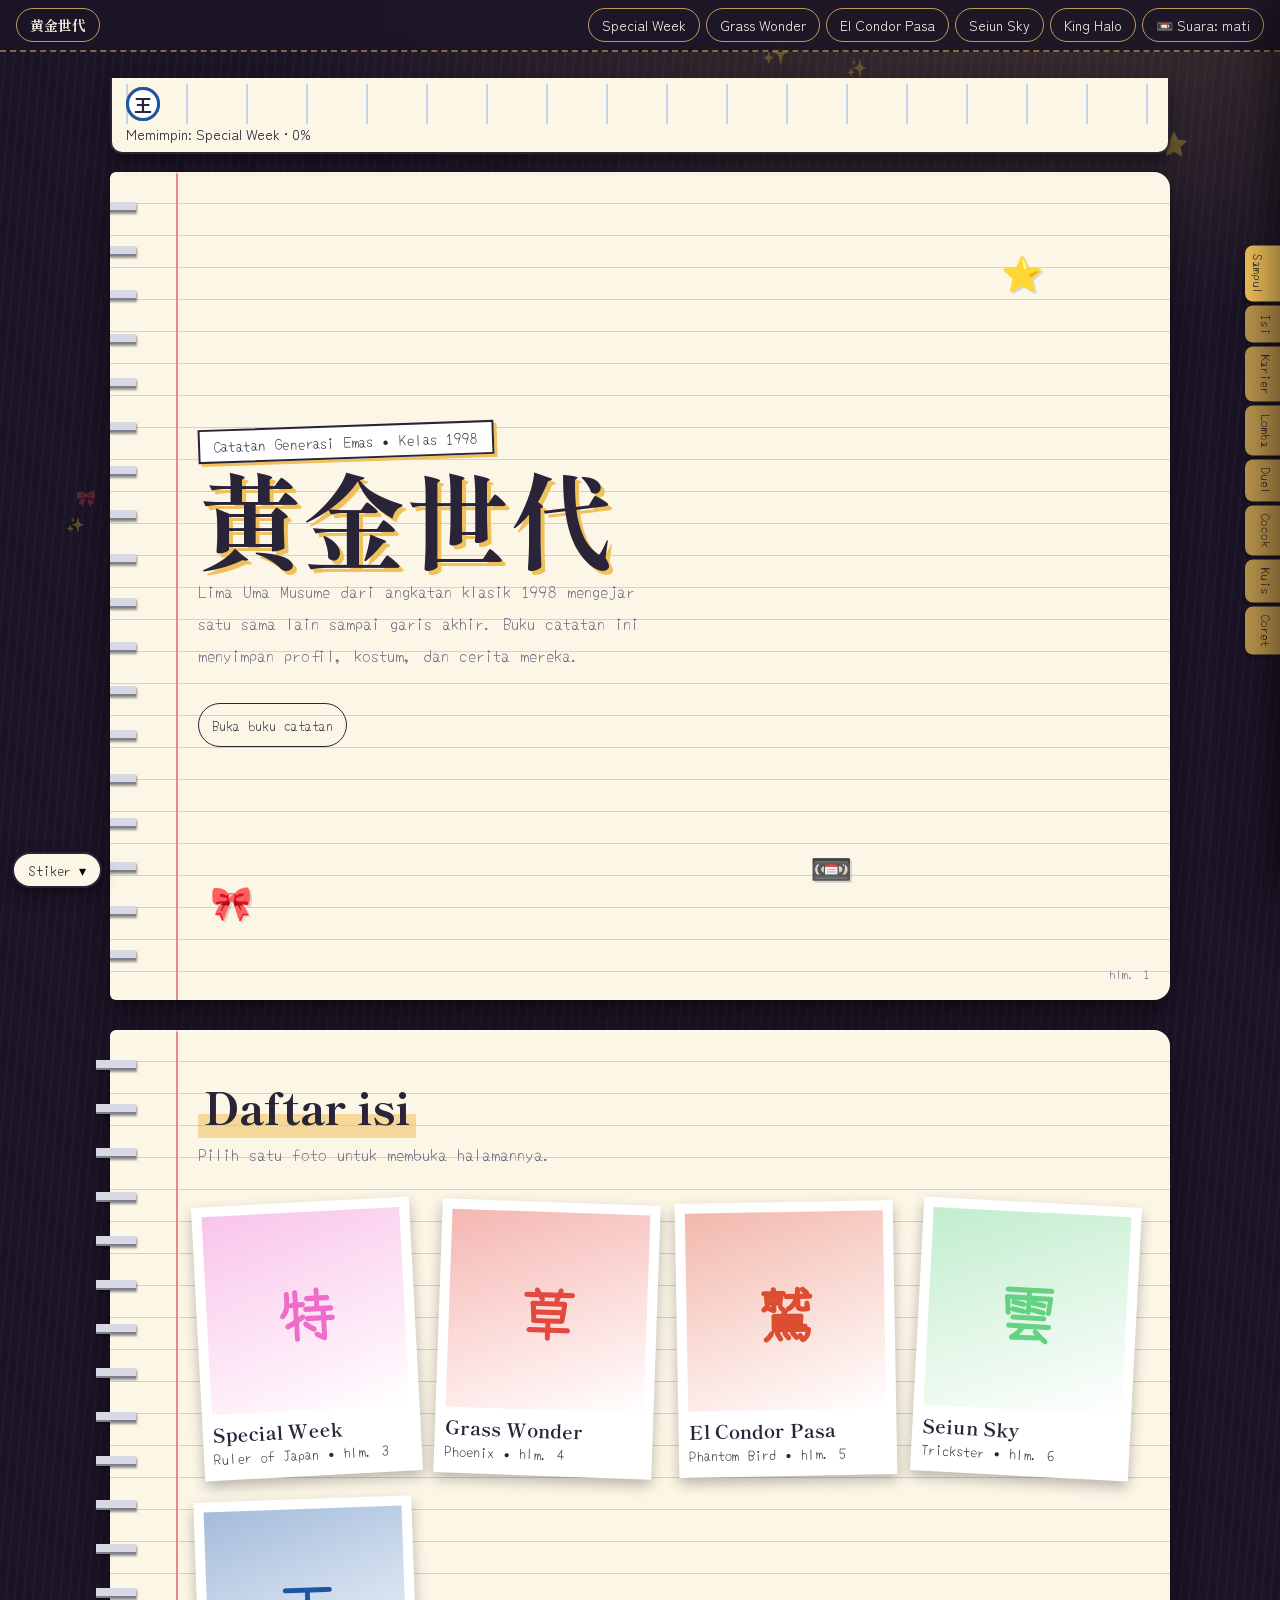
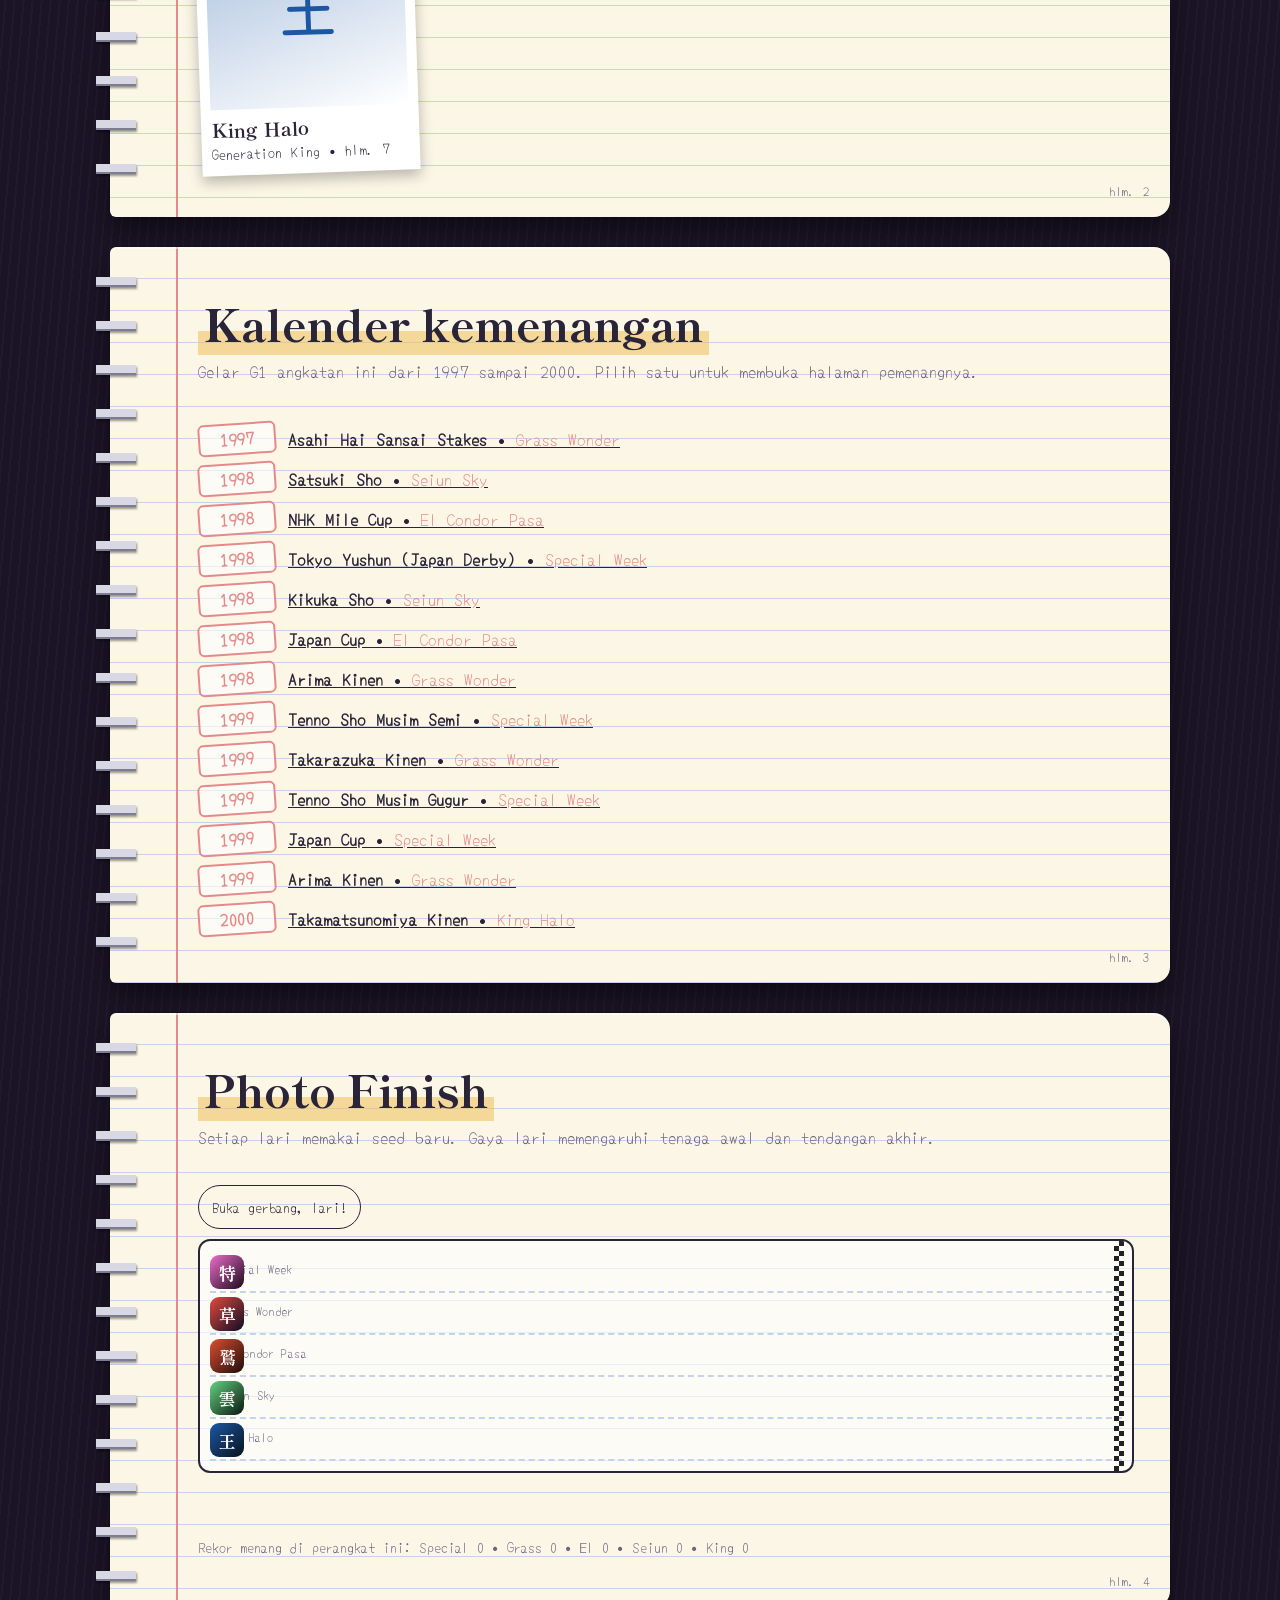
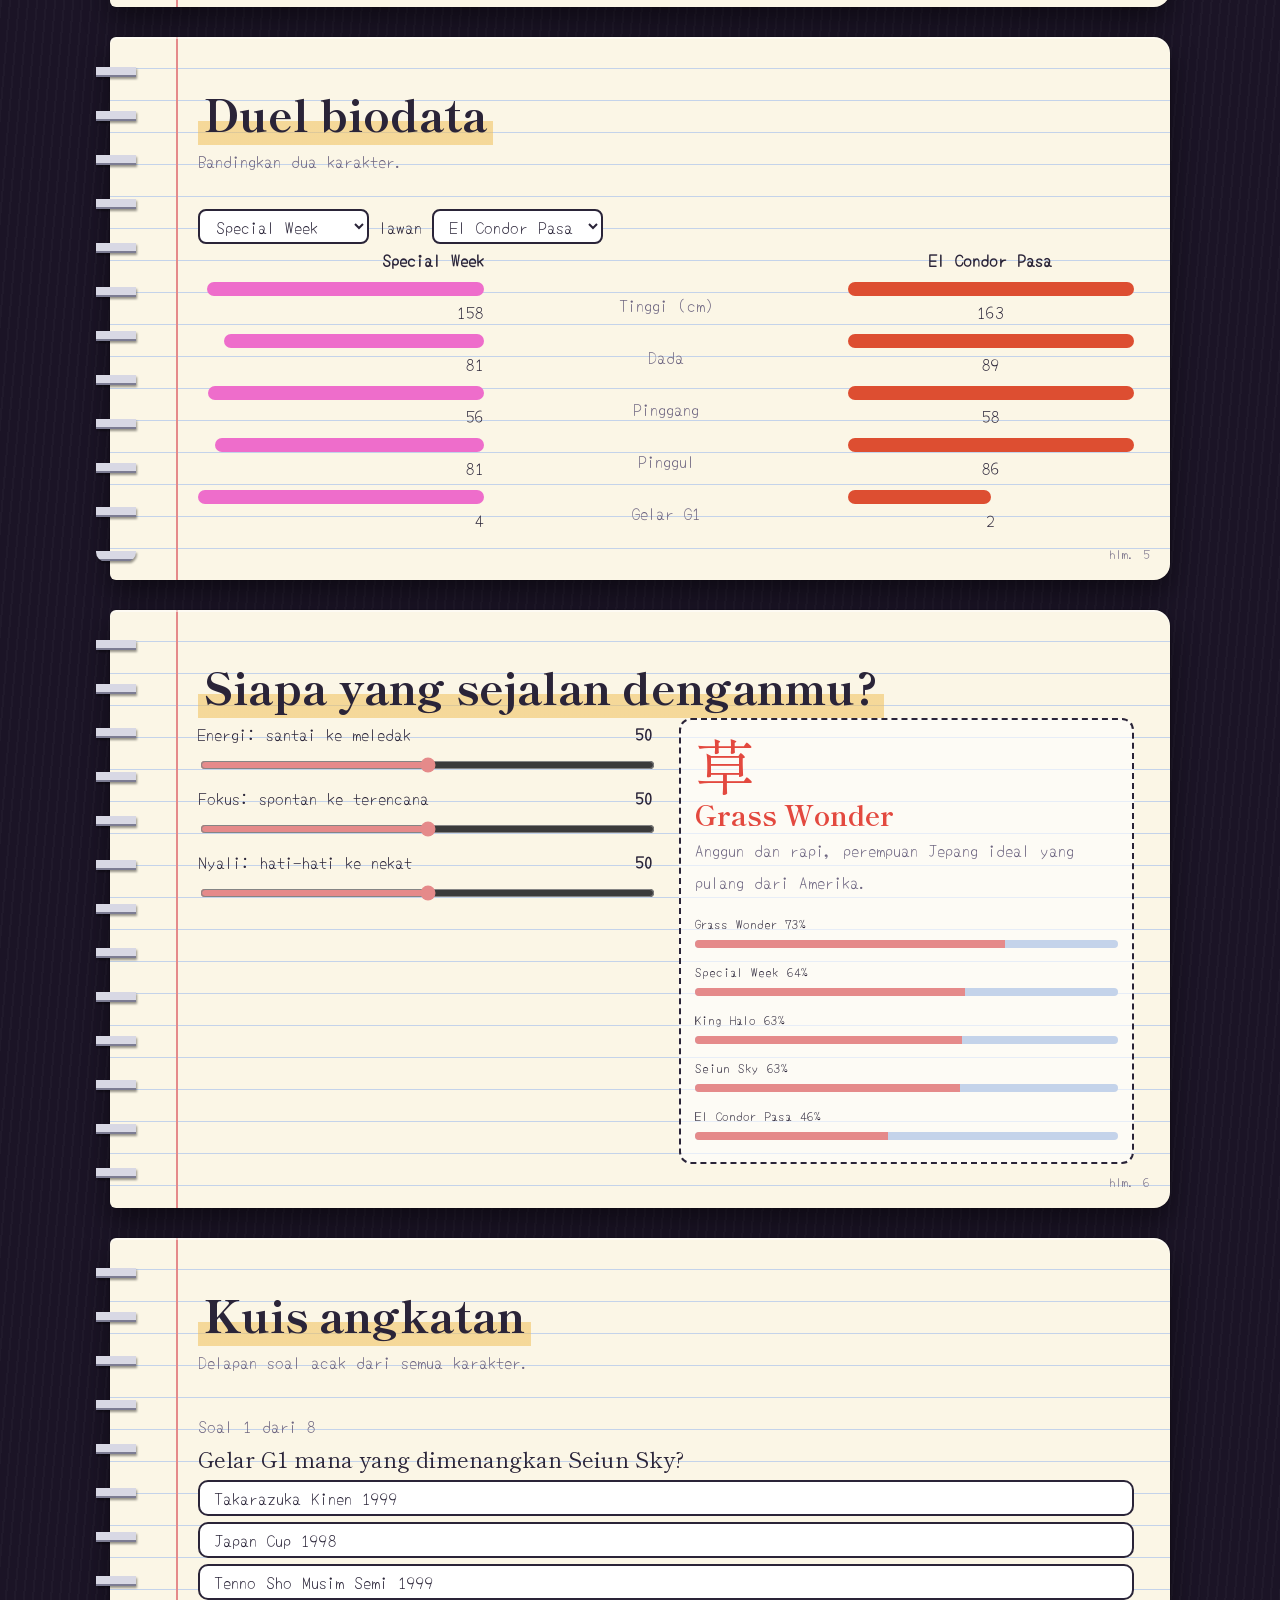
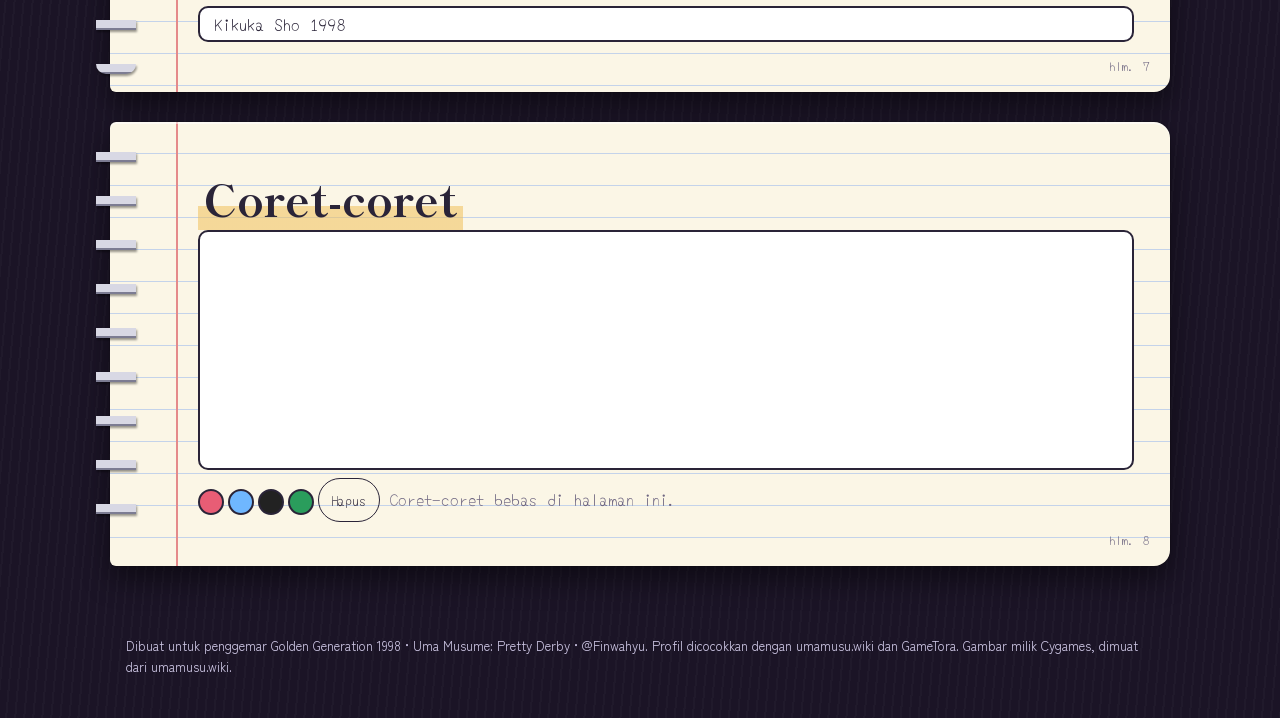
<file: index.html>
<!DOCTYPE html>
<html lang="id"><head><meta charset="utf-8"><meta name="viewport" content="width=device-width, initial-scale=1.0"><title>Golden Generation</title>
<link rel="preconnect" href="https://fonts.googleapis.com"><link rel="preconnect" href="https://fonts.gstatic.com" crossorigin>
<link href="https://fonts.googleapis.com/css2?family=Shippori+Mincho:wght@500;800&family=Yomogi&family=Zen+Kaku+Gothic+New:wght@400;700&display=swap" rel="stylesheet">
<link rel="stylesheet" href="gg.css?v=7"><noscript><style>#ld{display:none}</style></noscript></head>
<body data-p="home"><div id="ld"></div><div class="prog"></div><canvas id="fx"></canvas><div id="app"></div><script src="gg.js?v=7"></script></body></html>
</file>
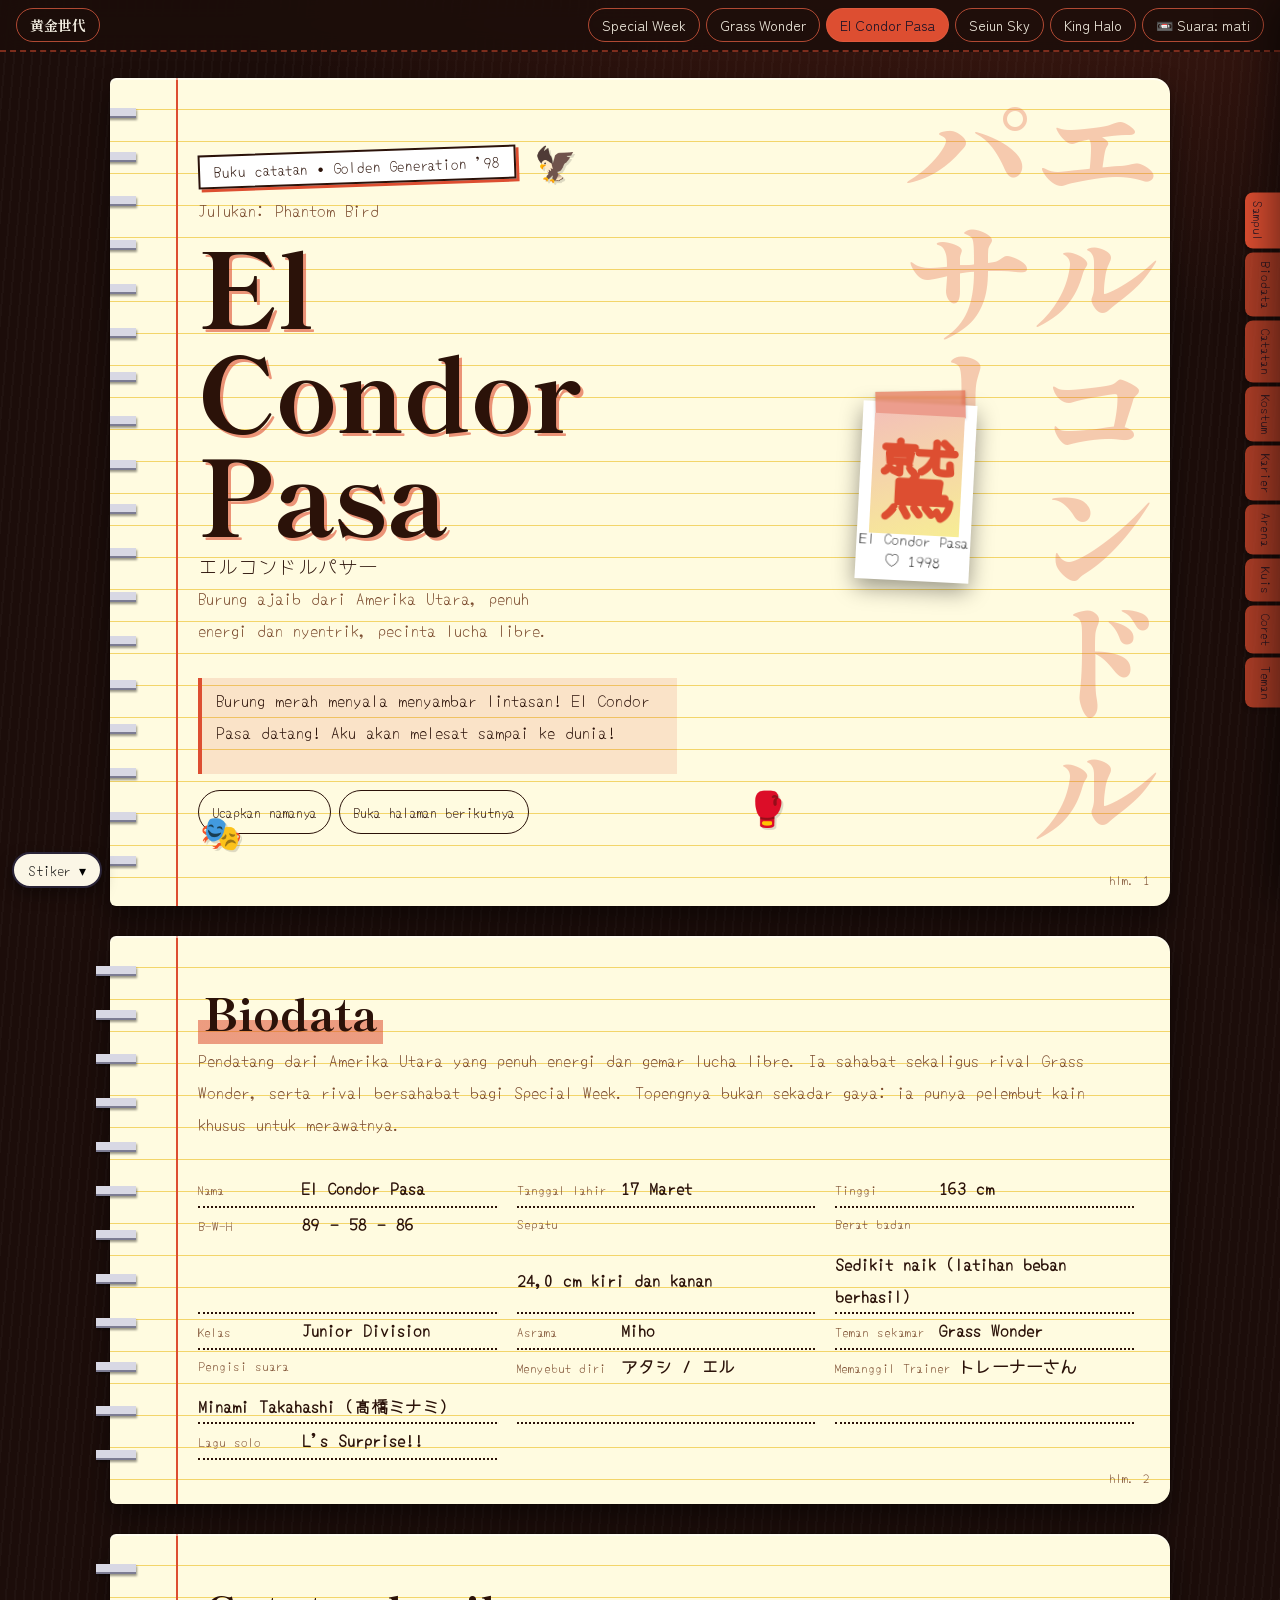
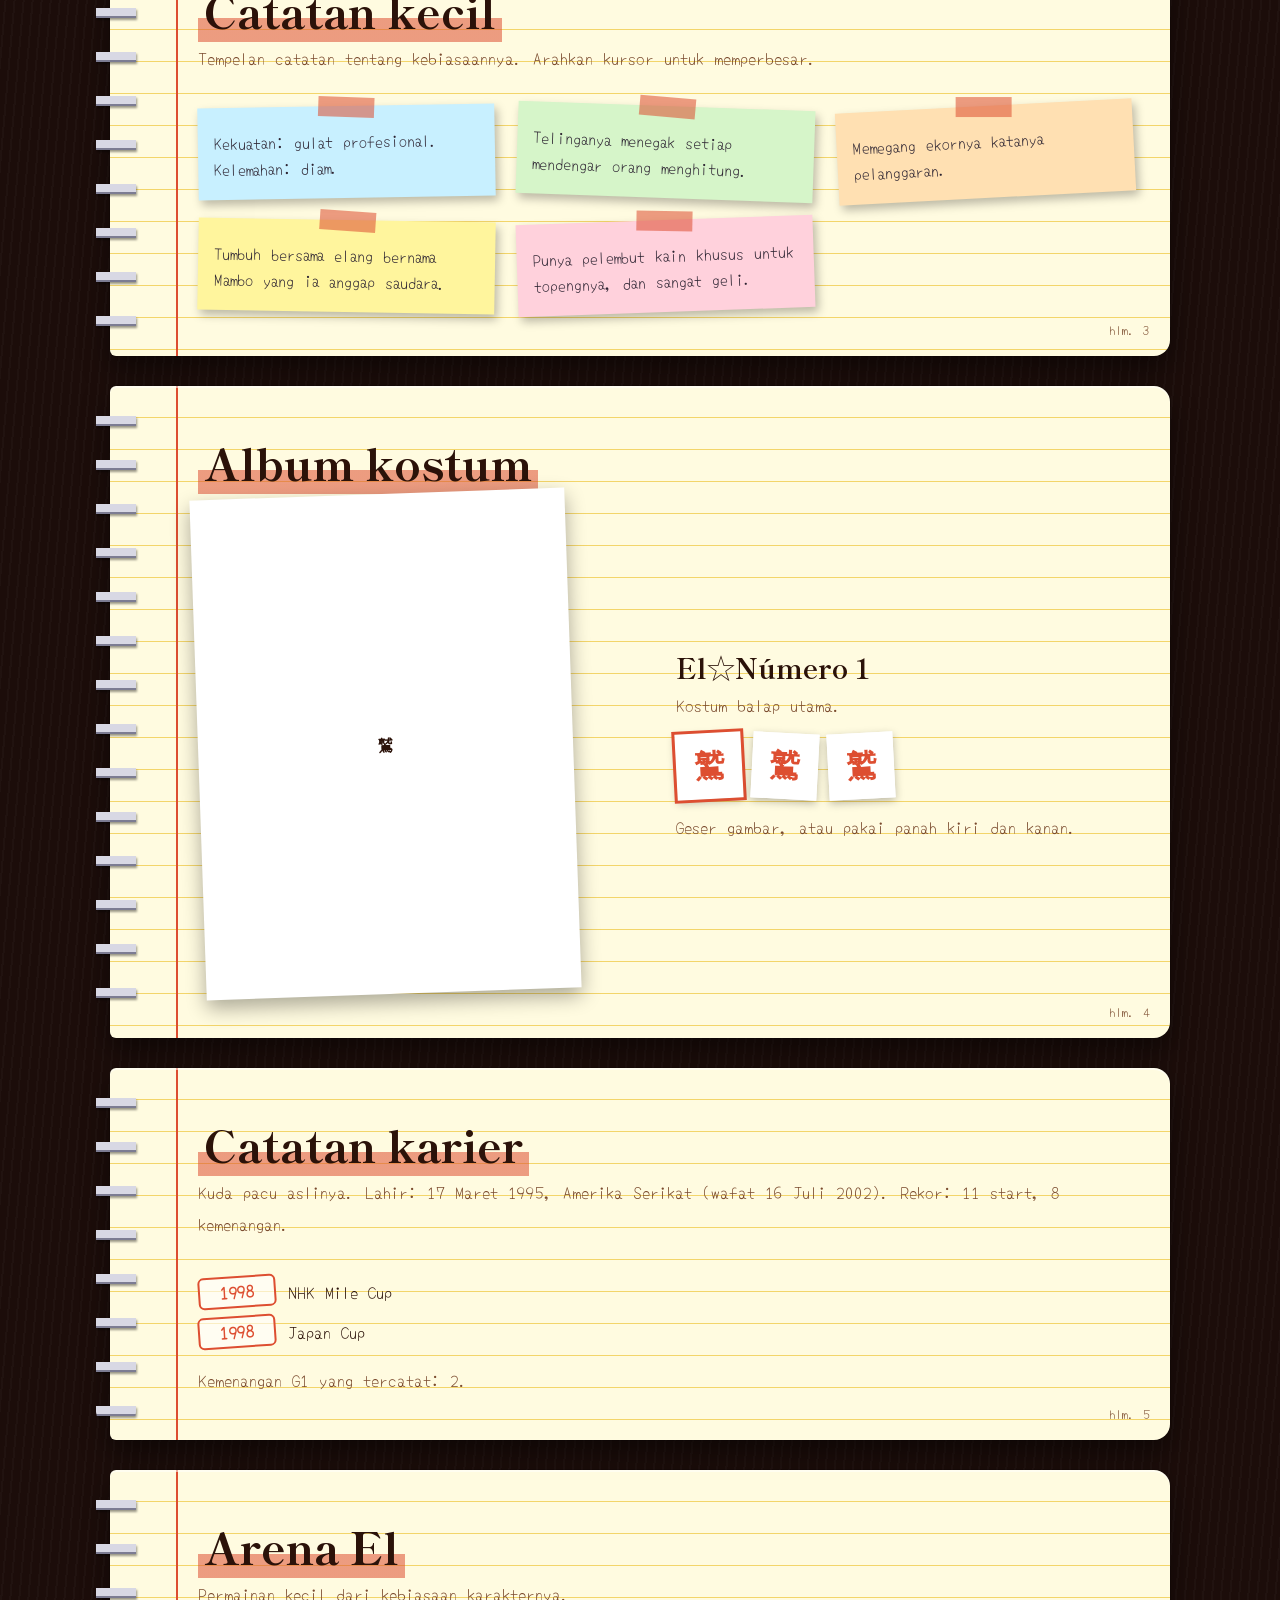
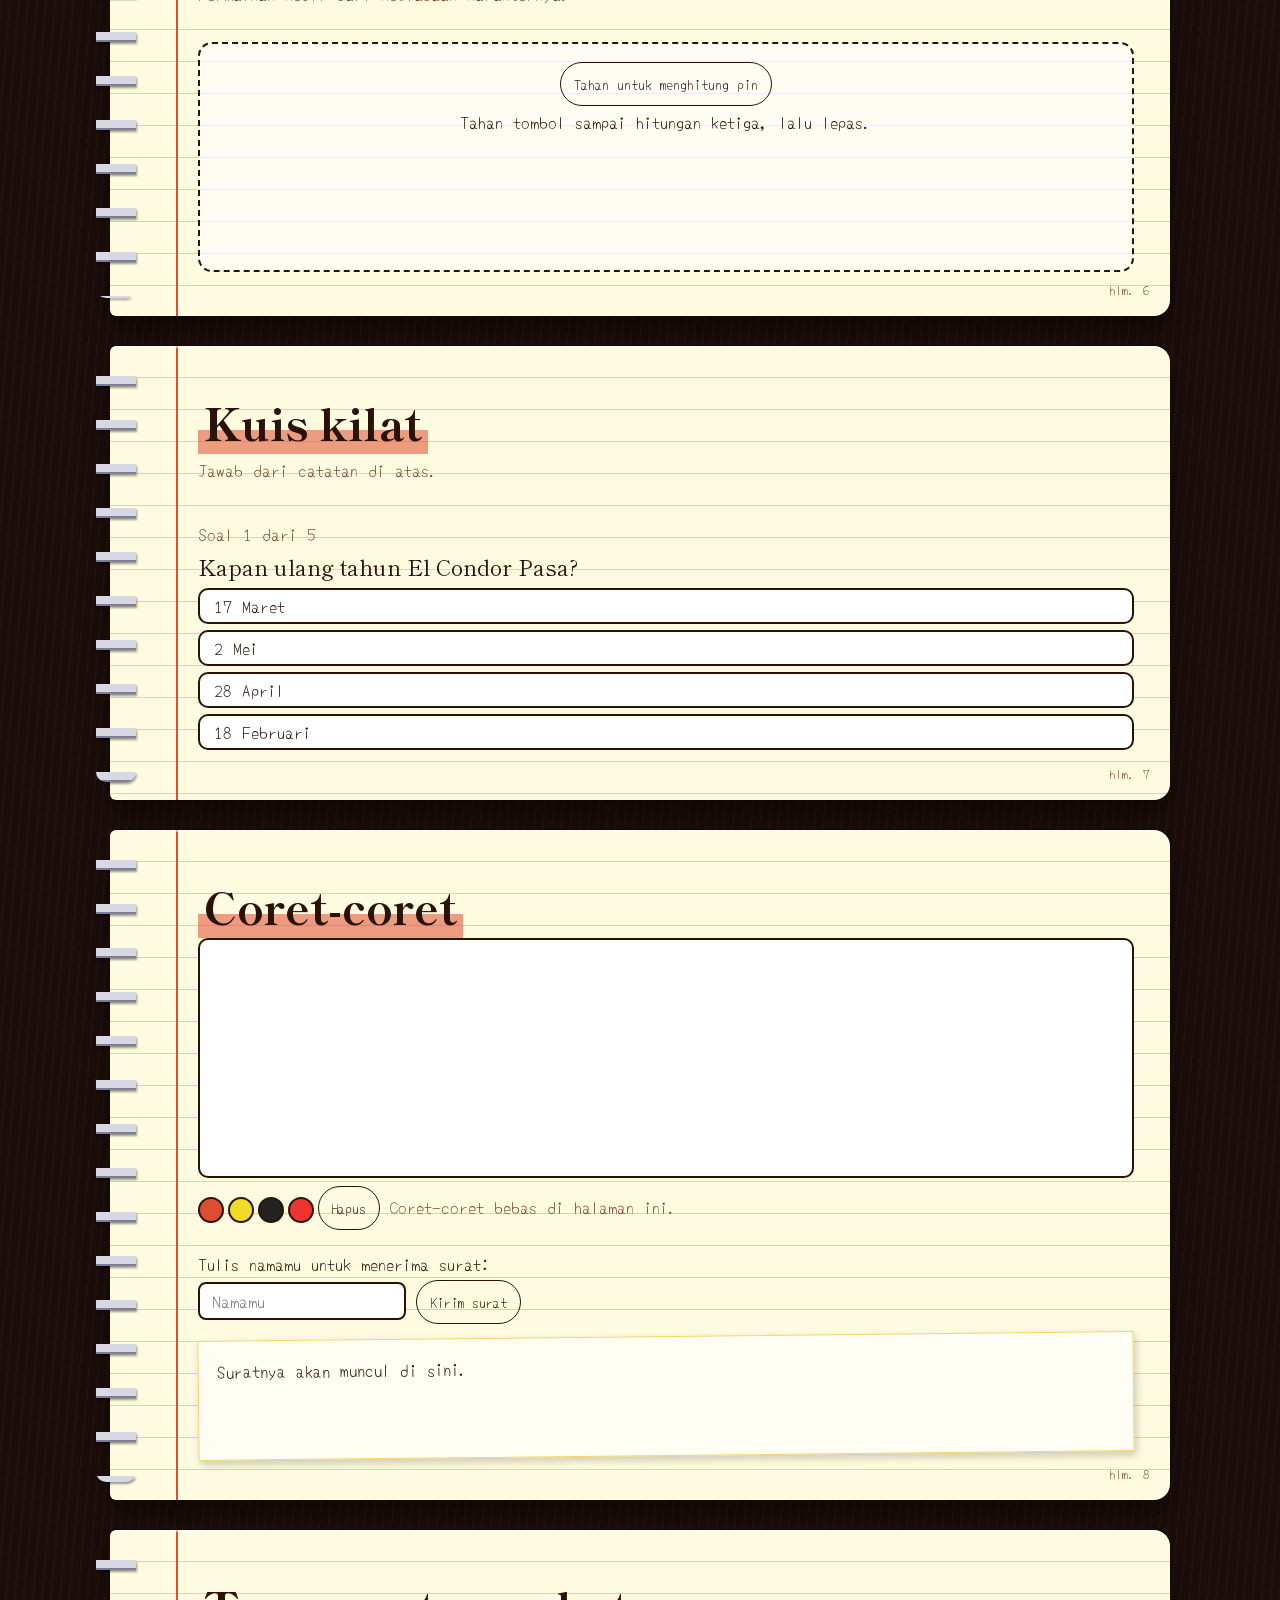
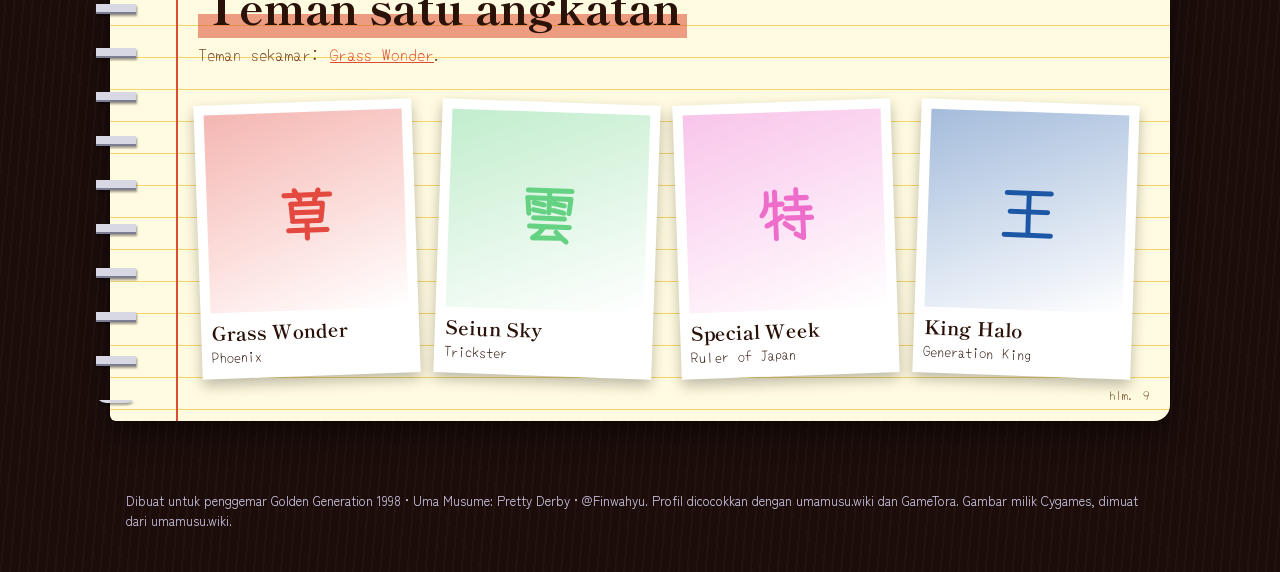
<file: elcondorpasa.html>
<!DOCTYPE html>
<html lang="id"><head><meta charset="utf-8"><meta name="viewport" content="width=device-width, initial-scale=1.0"><title>Golden Generation</title>
<link rel="preconnect" href="https://fonts.googleapis.com"><link rel="preconnect" href="https://fonts.gstatic.com" crossorigin>
<link href="https://fonts.googleapis.com/css2?family=Shippori+Mincho:wght@500;800&family=Yomogi&family=Zen+Kaku+Gothic+New:wght@400;700&display=swap" rel="stylesheet">
<link rel="stylesheet" href="gg.css?v=7"><noscript><style>#ld{display:none}</style></noscript></head>
<body data-p="elcondorpasa"><div id="ld"></div><div class="prog"></div><canvas id="fx"></canvas><div id="app"></div><script src="gg.js?v=7"></script></body></html>
</file>
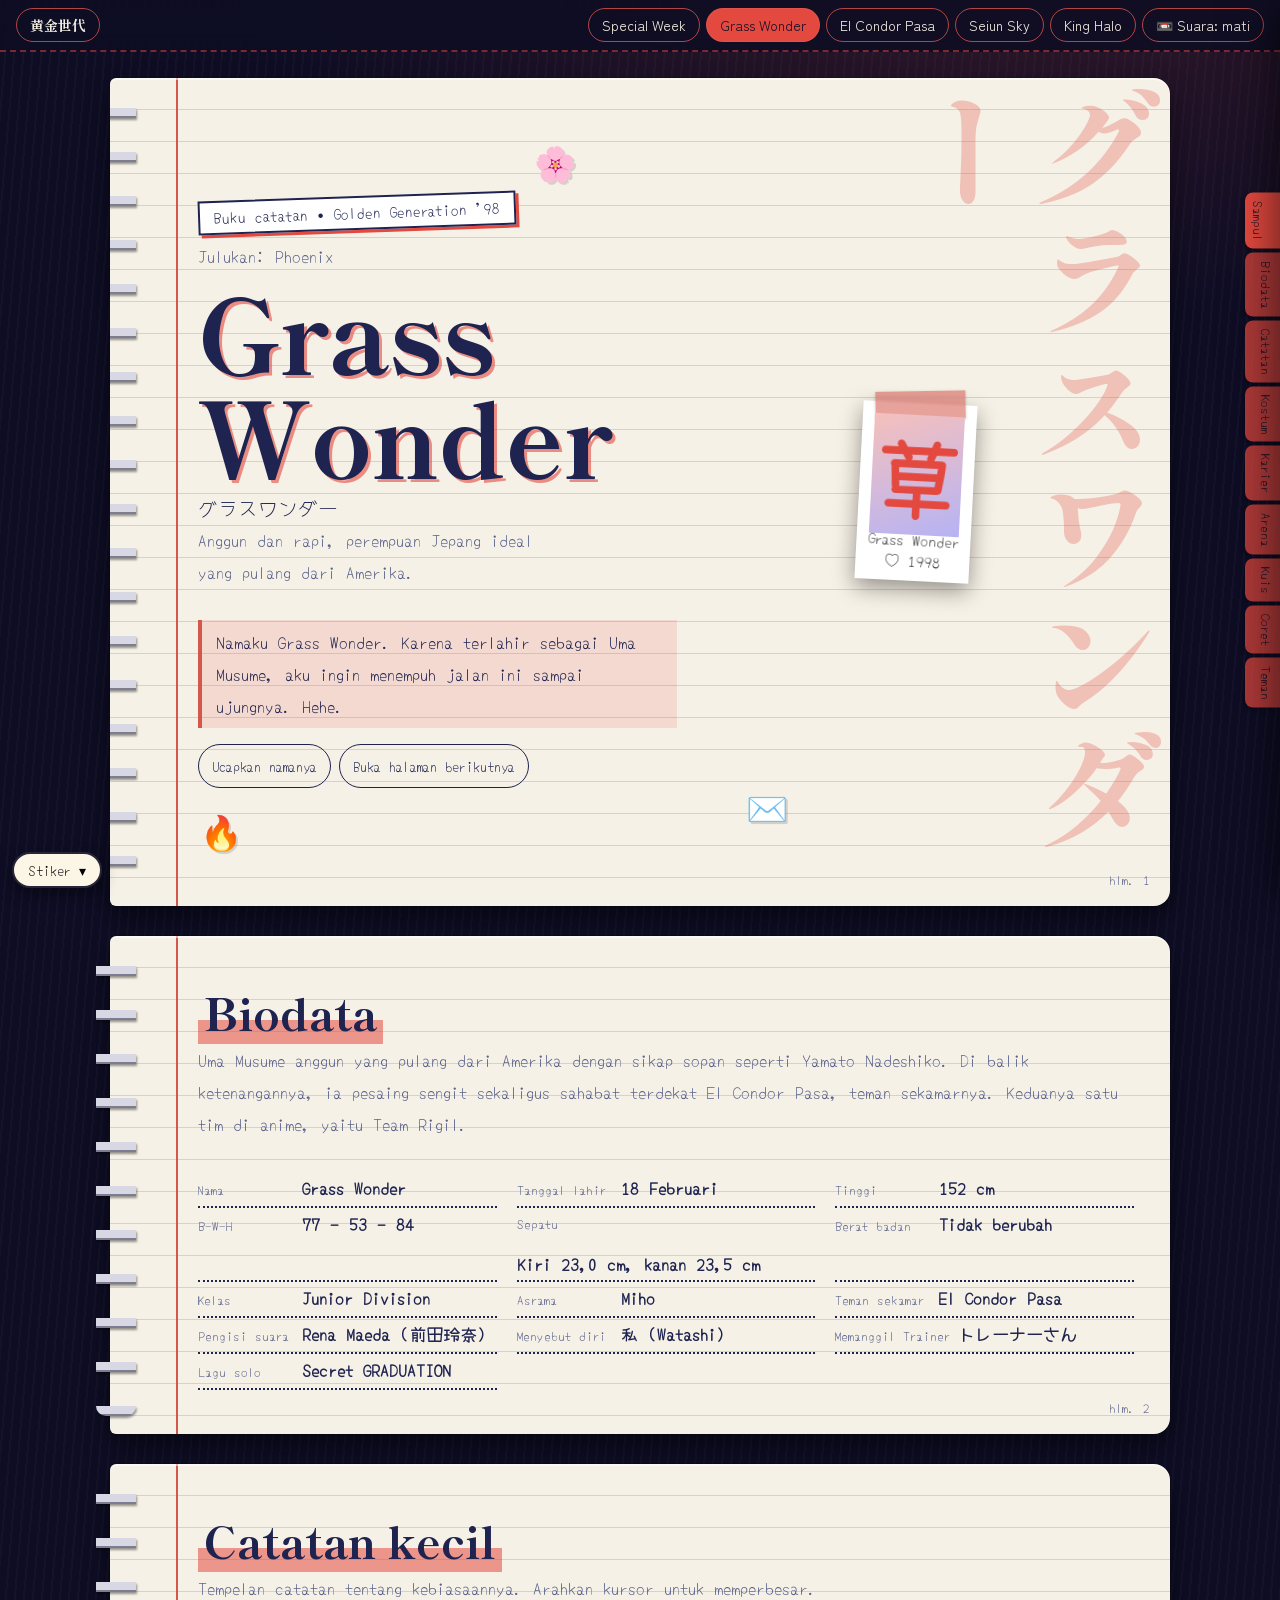
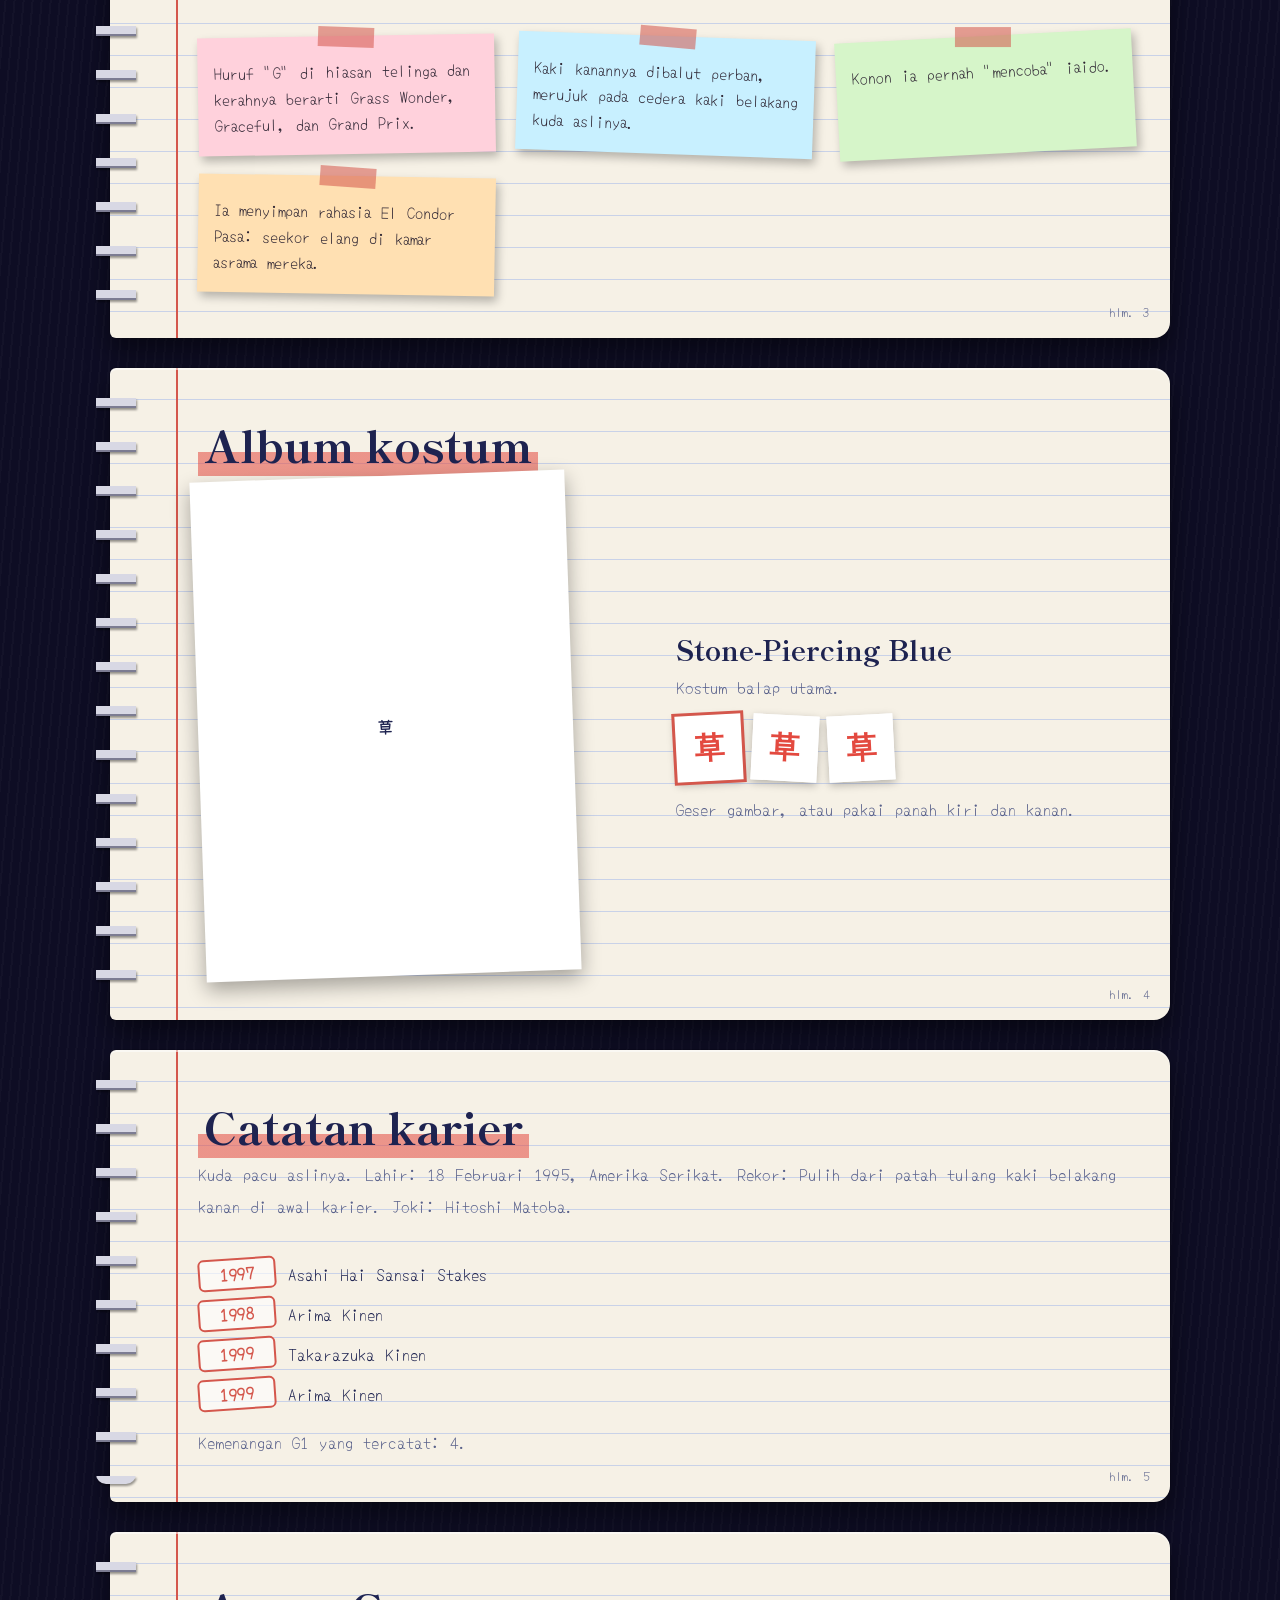
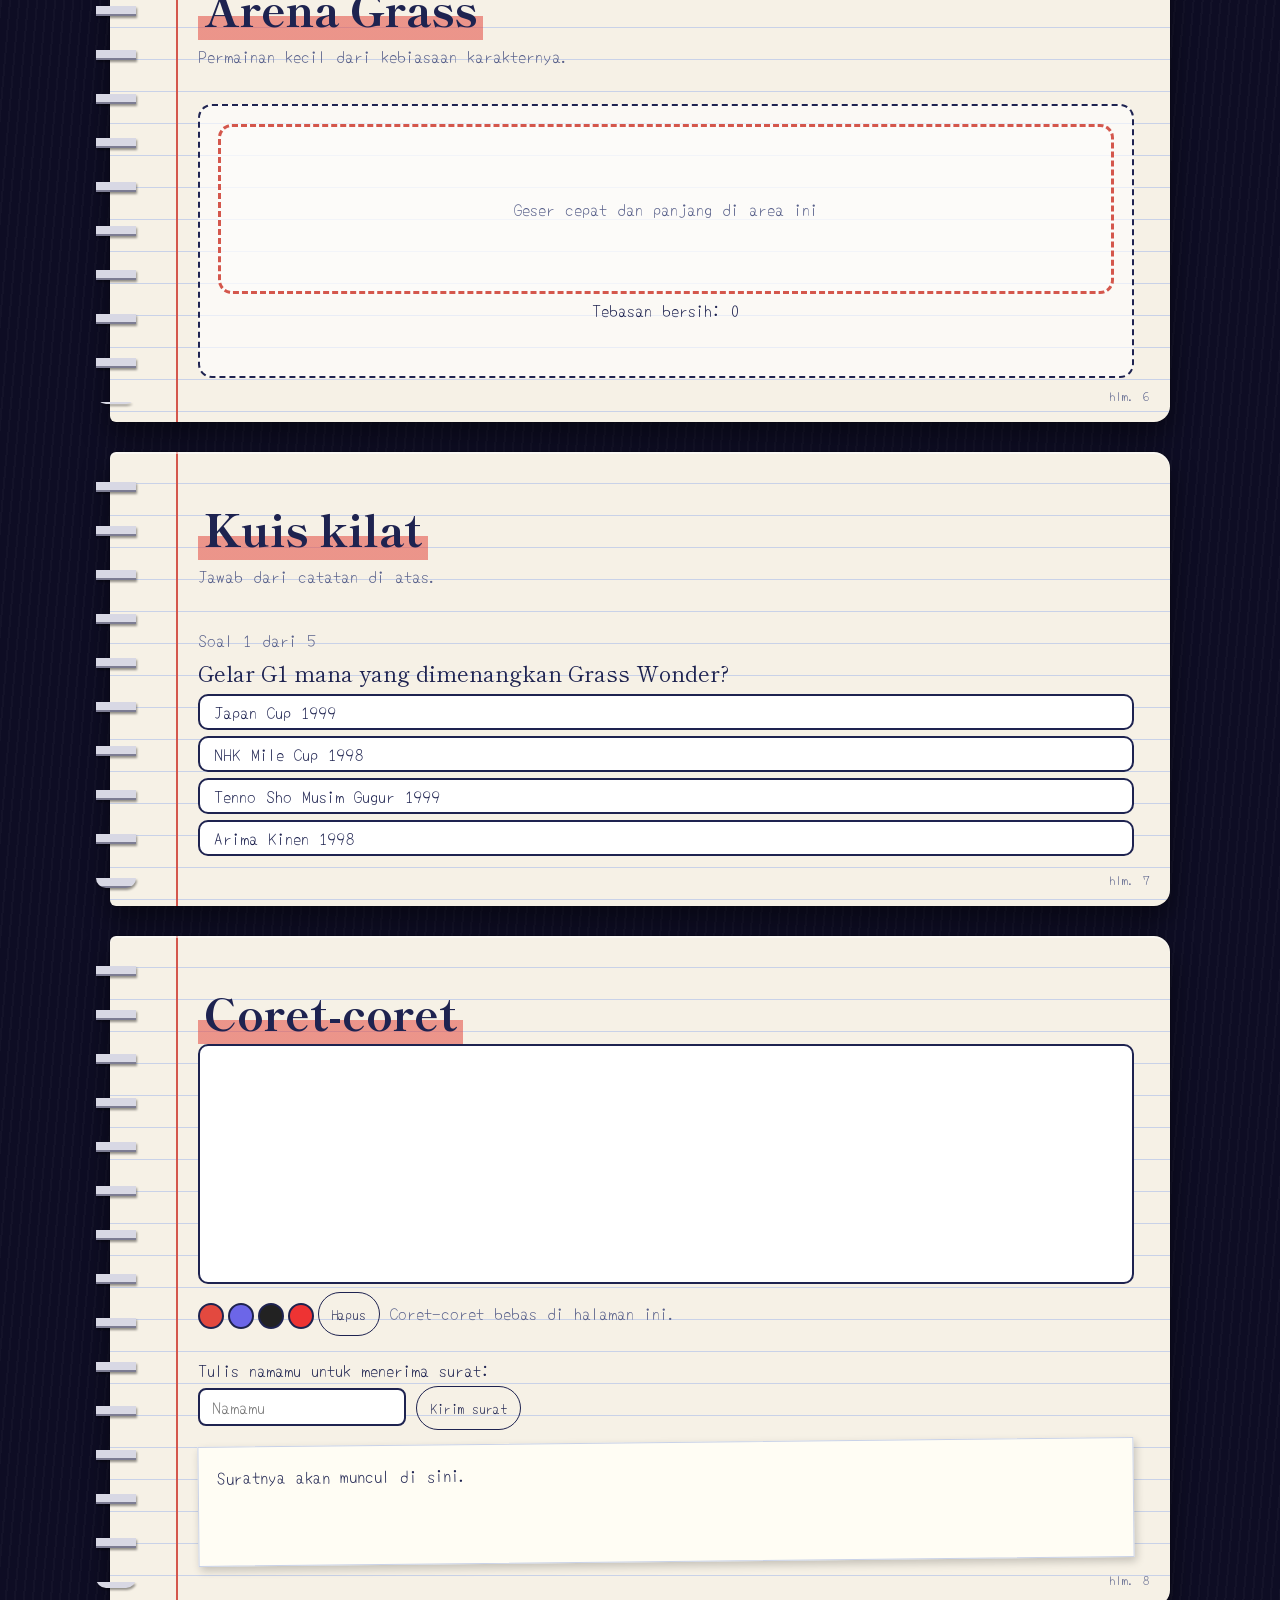
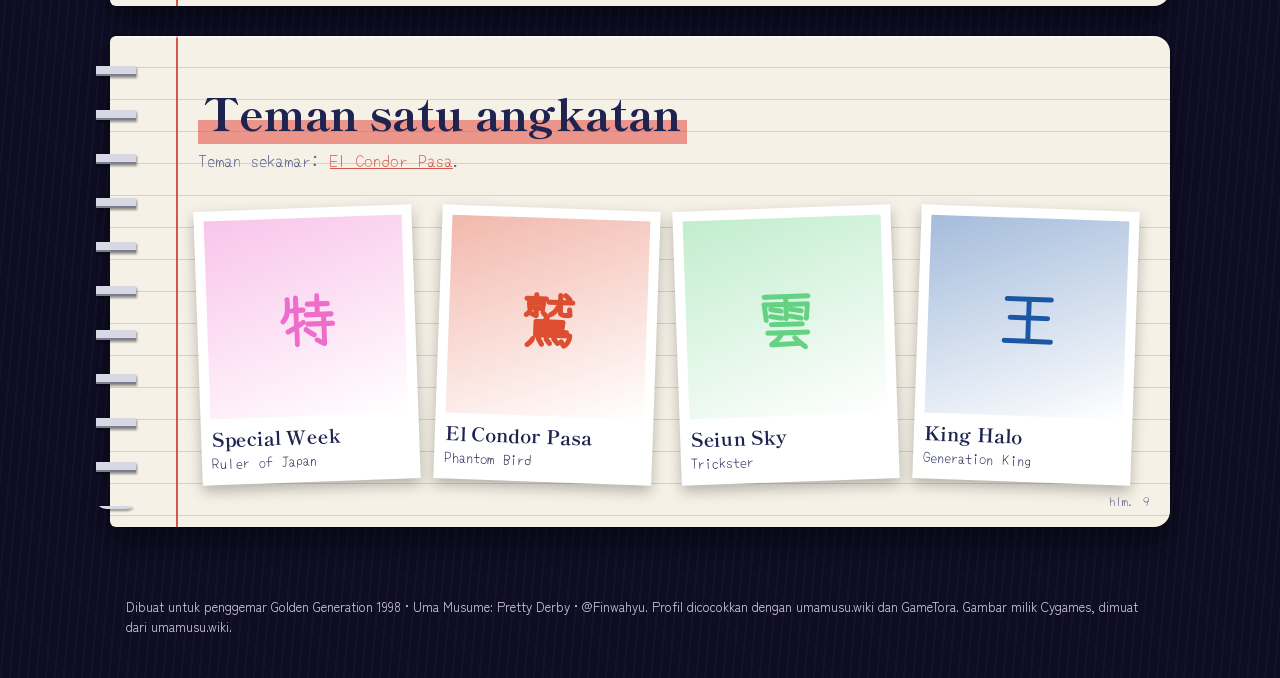
<file: grasswonder.html>
<!DOCTYPE html>
<html lang="id"><head><meta charset="utf-8"><meta name="viewport" content="width=device-width, initial-scale=1.0"><title>Golden Generation</title>
<link rel="preconnect" href="https://fonts.googleapis.com"><link rel="preconnect" href="https://fonts.gstatic.com" crossorigin>
<link href="https://fonts.googleapis.com/css2?family=Shippori+Mincho:wght@500;800&family=Yomogi&family=Zen+Kaku+Gothic+New:wght@400;700&display=swap" rel="stylesheet">
<link rel="stylesheet" href="gg.css?v=7"><noscript><style>#ld{display:none}</style></noscript></head>
<body data-p="grasswonder"><div id="ld"></div><div class="prog"></div><canvas id="fx"></canvas><div id="app"></div><script src="gg.js?v=7"></script></body></html>
</file>
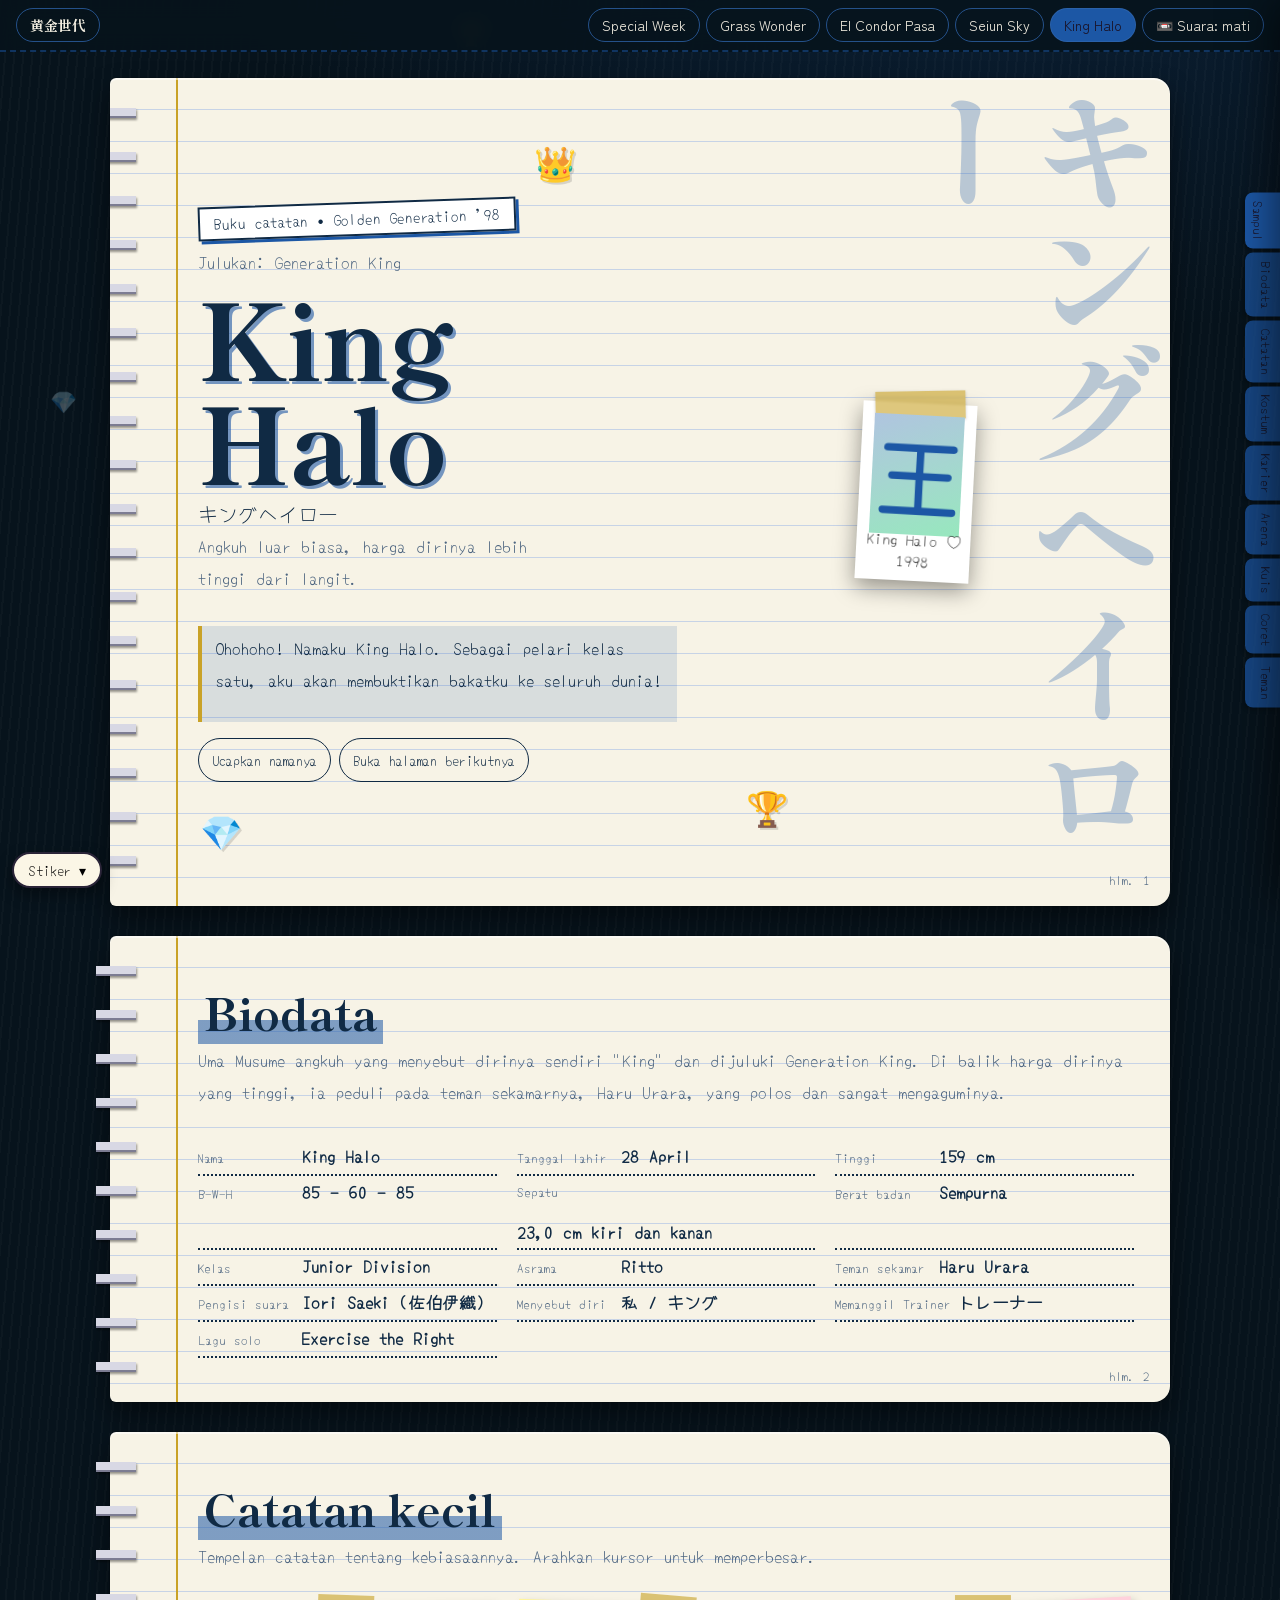
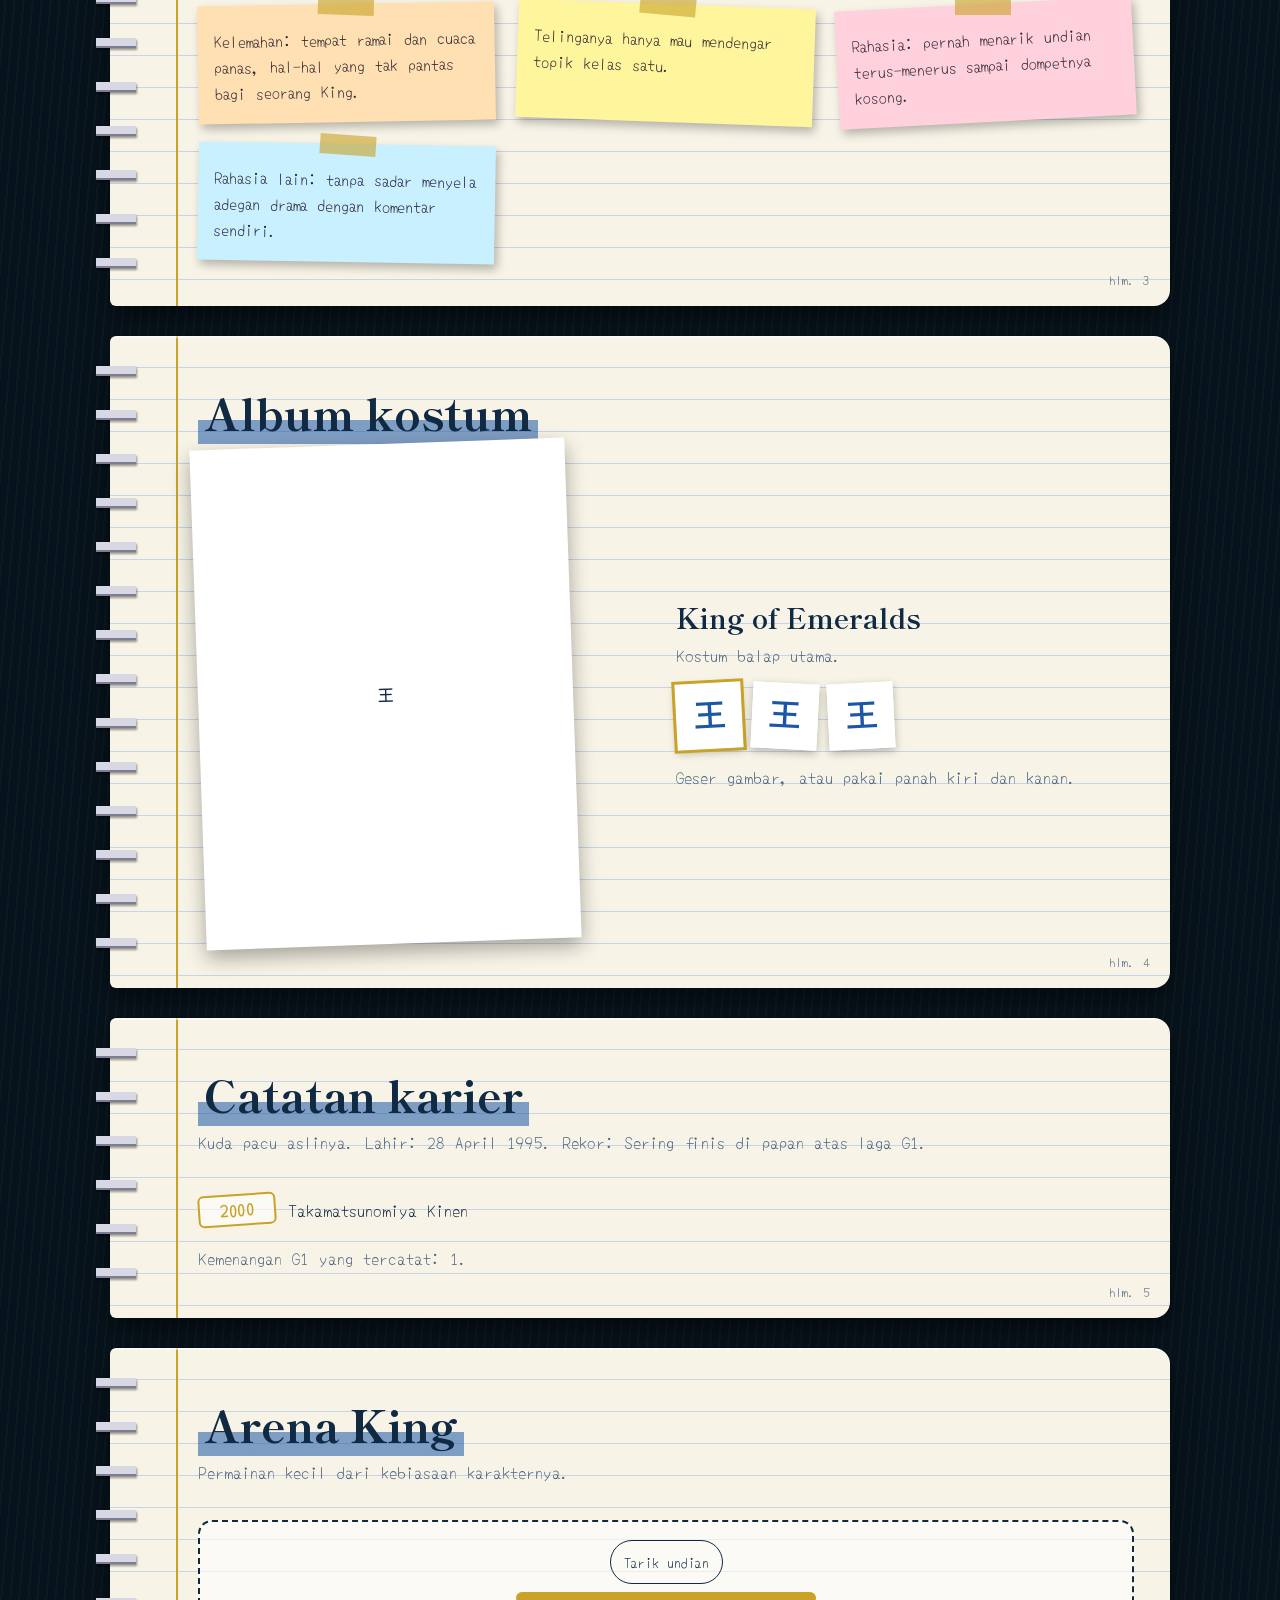
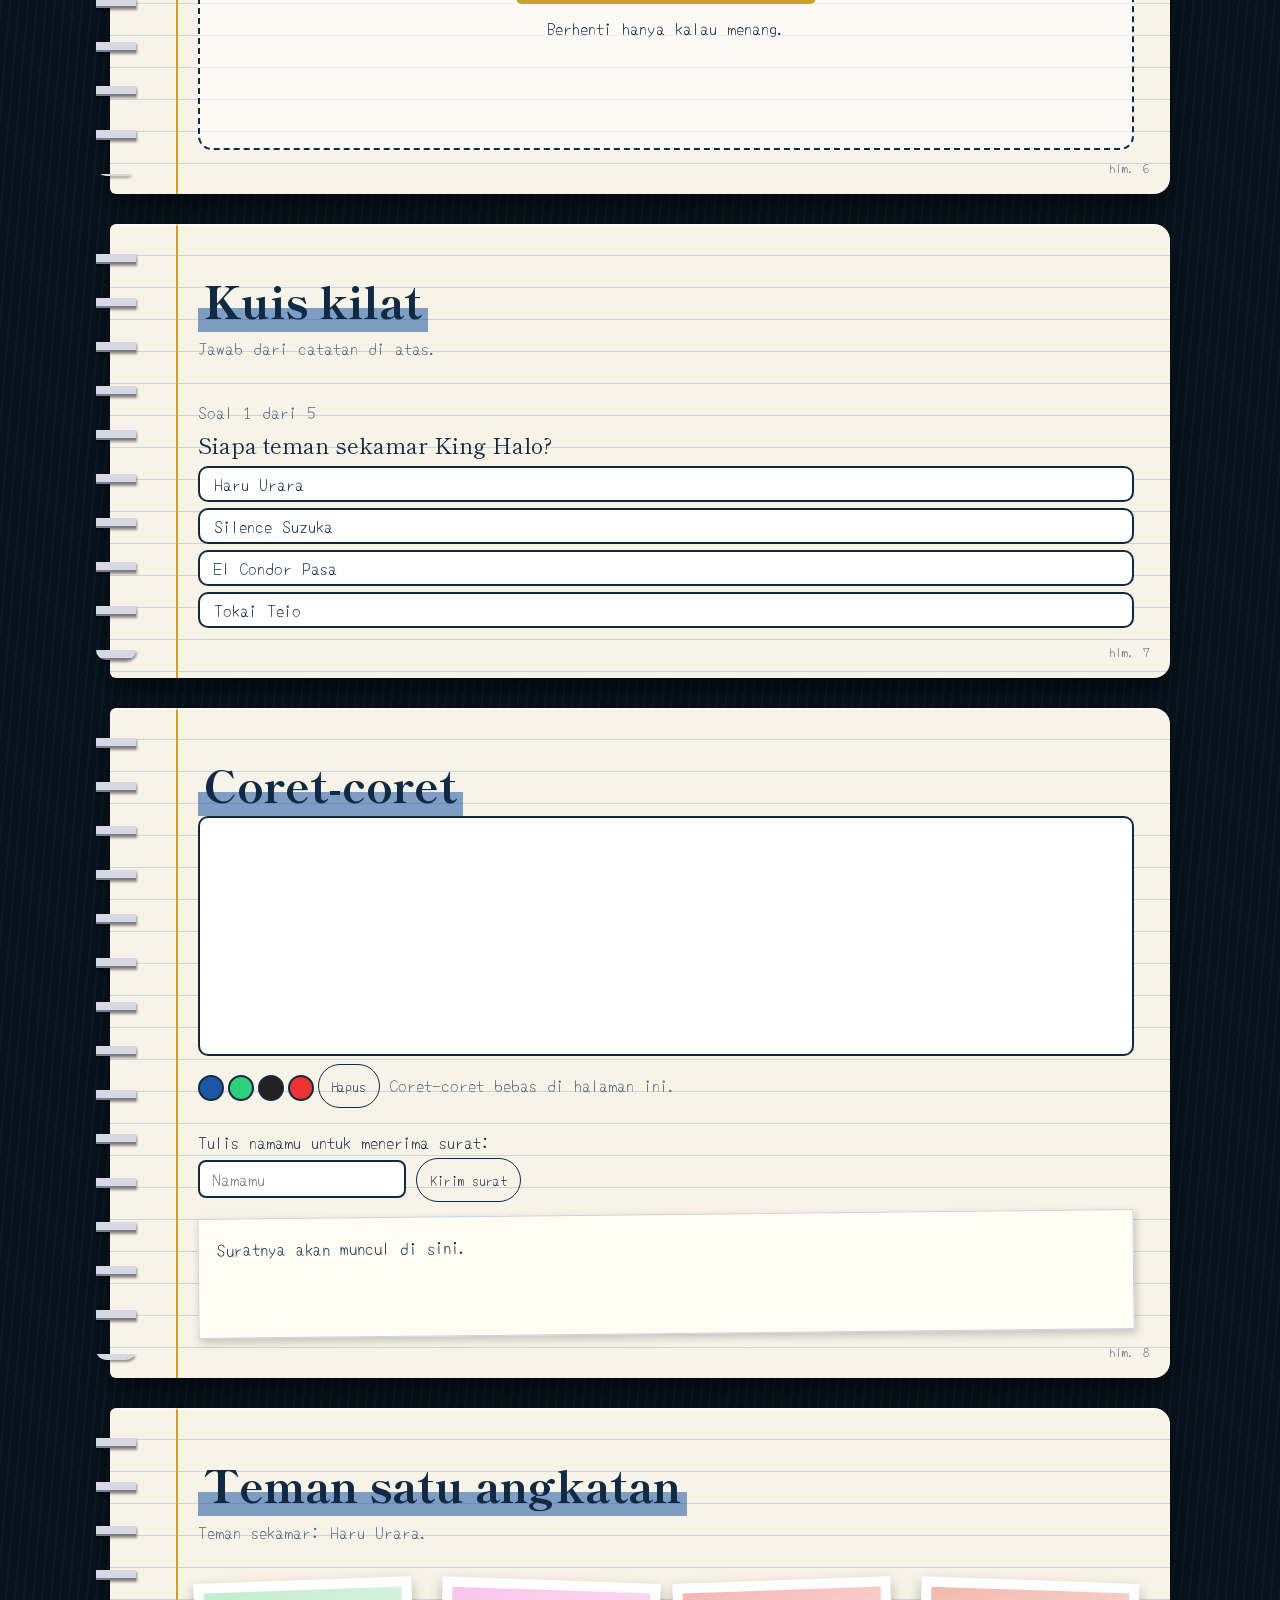
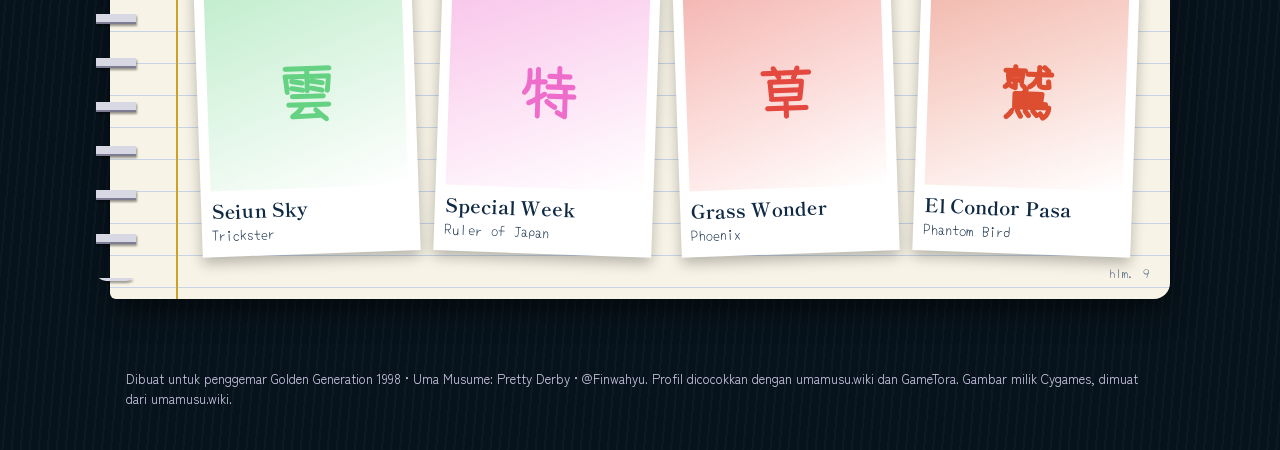
<file: kinghalo.html>
<!DOCTYPE html>
<html lang="id"><head><meta charset="utf-8"><meta name="viewport" content="width=device-width, initial-scale=1.0"><title>Golden Generation</title>
<link rel="preconnect" href="https://fonts.googleapis.com"><link rel="preconnect" href="https://fonts.gstatic.com" crossorigin>
<link href="https://fonts.googleapis.com/css2?family=Shippori+Mincho:wght@500;800&family=Yomogi&family=Zen+Kaku+Gothic+New:wght@400;700&display=swap" rel="stylesheet">
<link rel="stylesheet" href="gg.css?v=7"><noscript><style>#ld{display:none}</style></noscript></head>
<body data-p="kinghalo"><div id="ld"></div><div class="prog"></div><canvas id="fx"></canvas><div id="app"></div><script src="gg.js?v=7"></script></body></html>
</file>
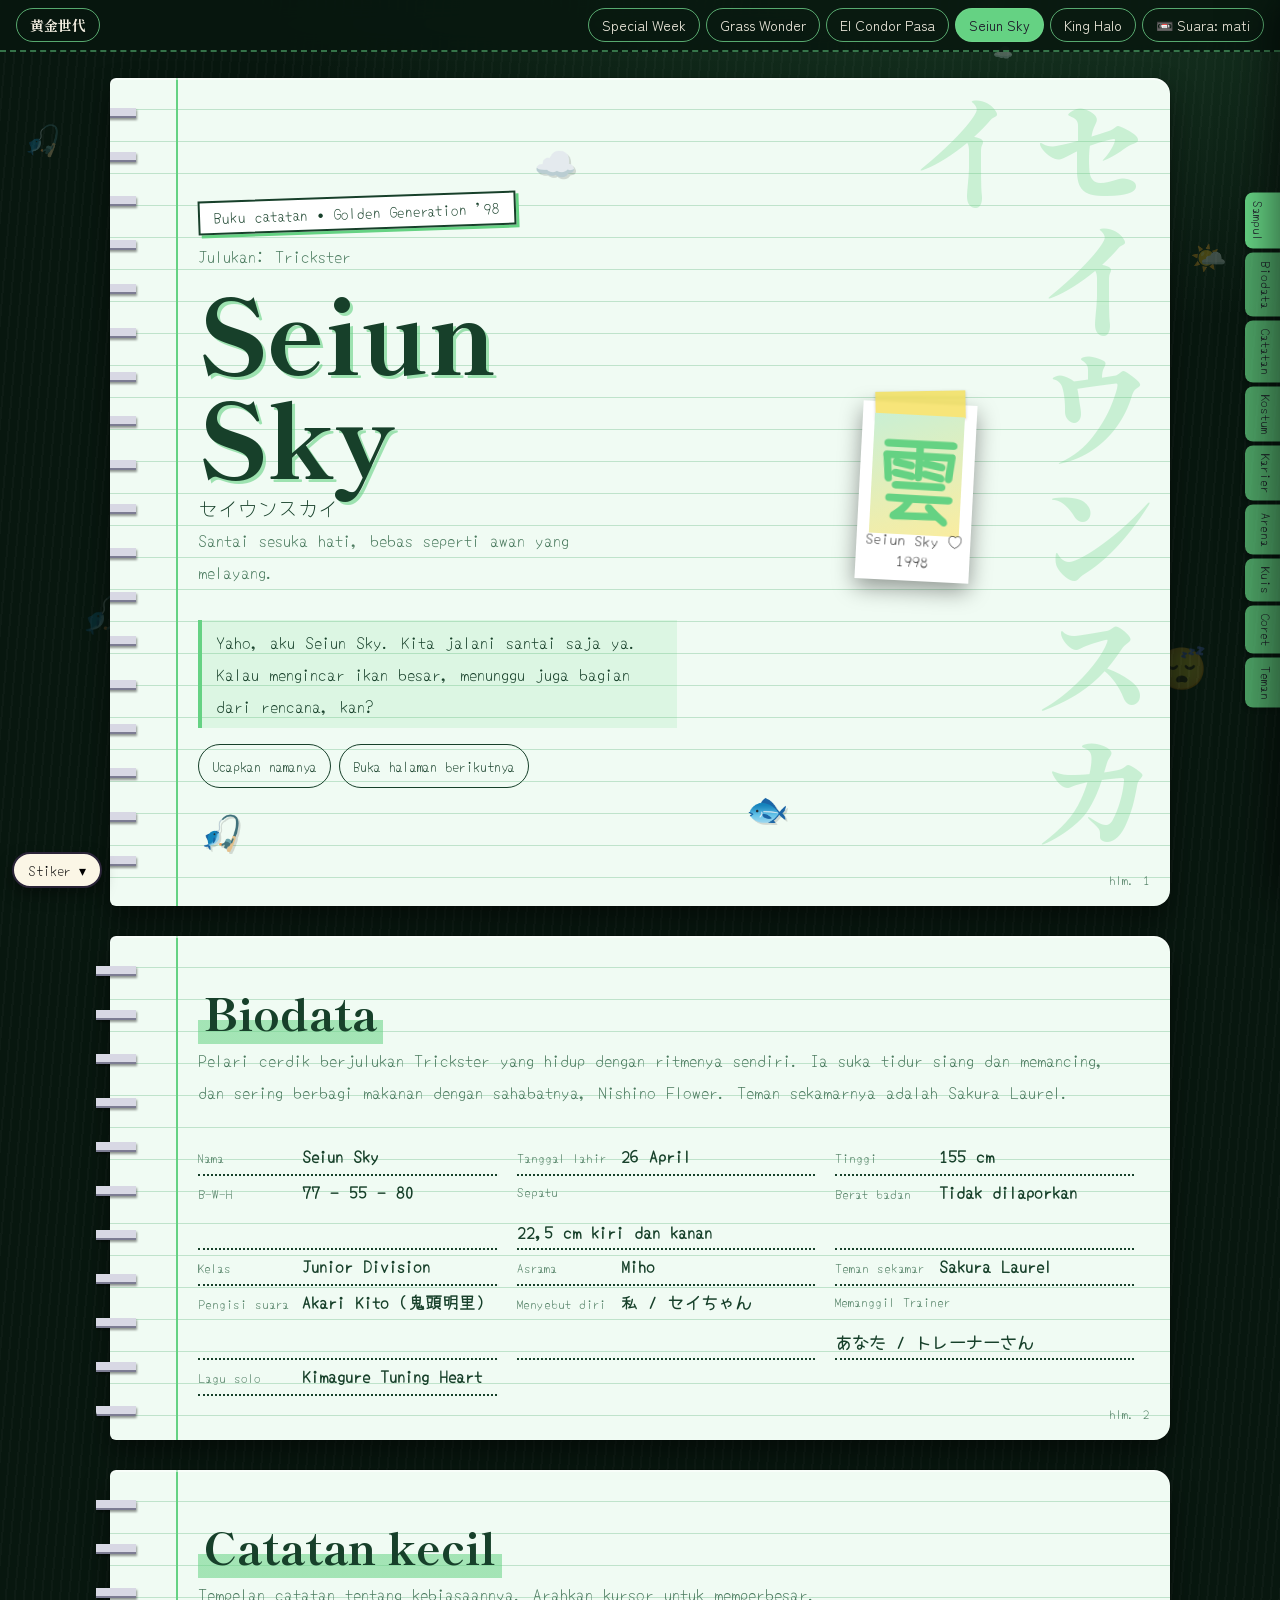
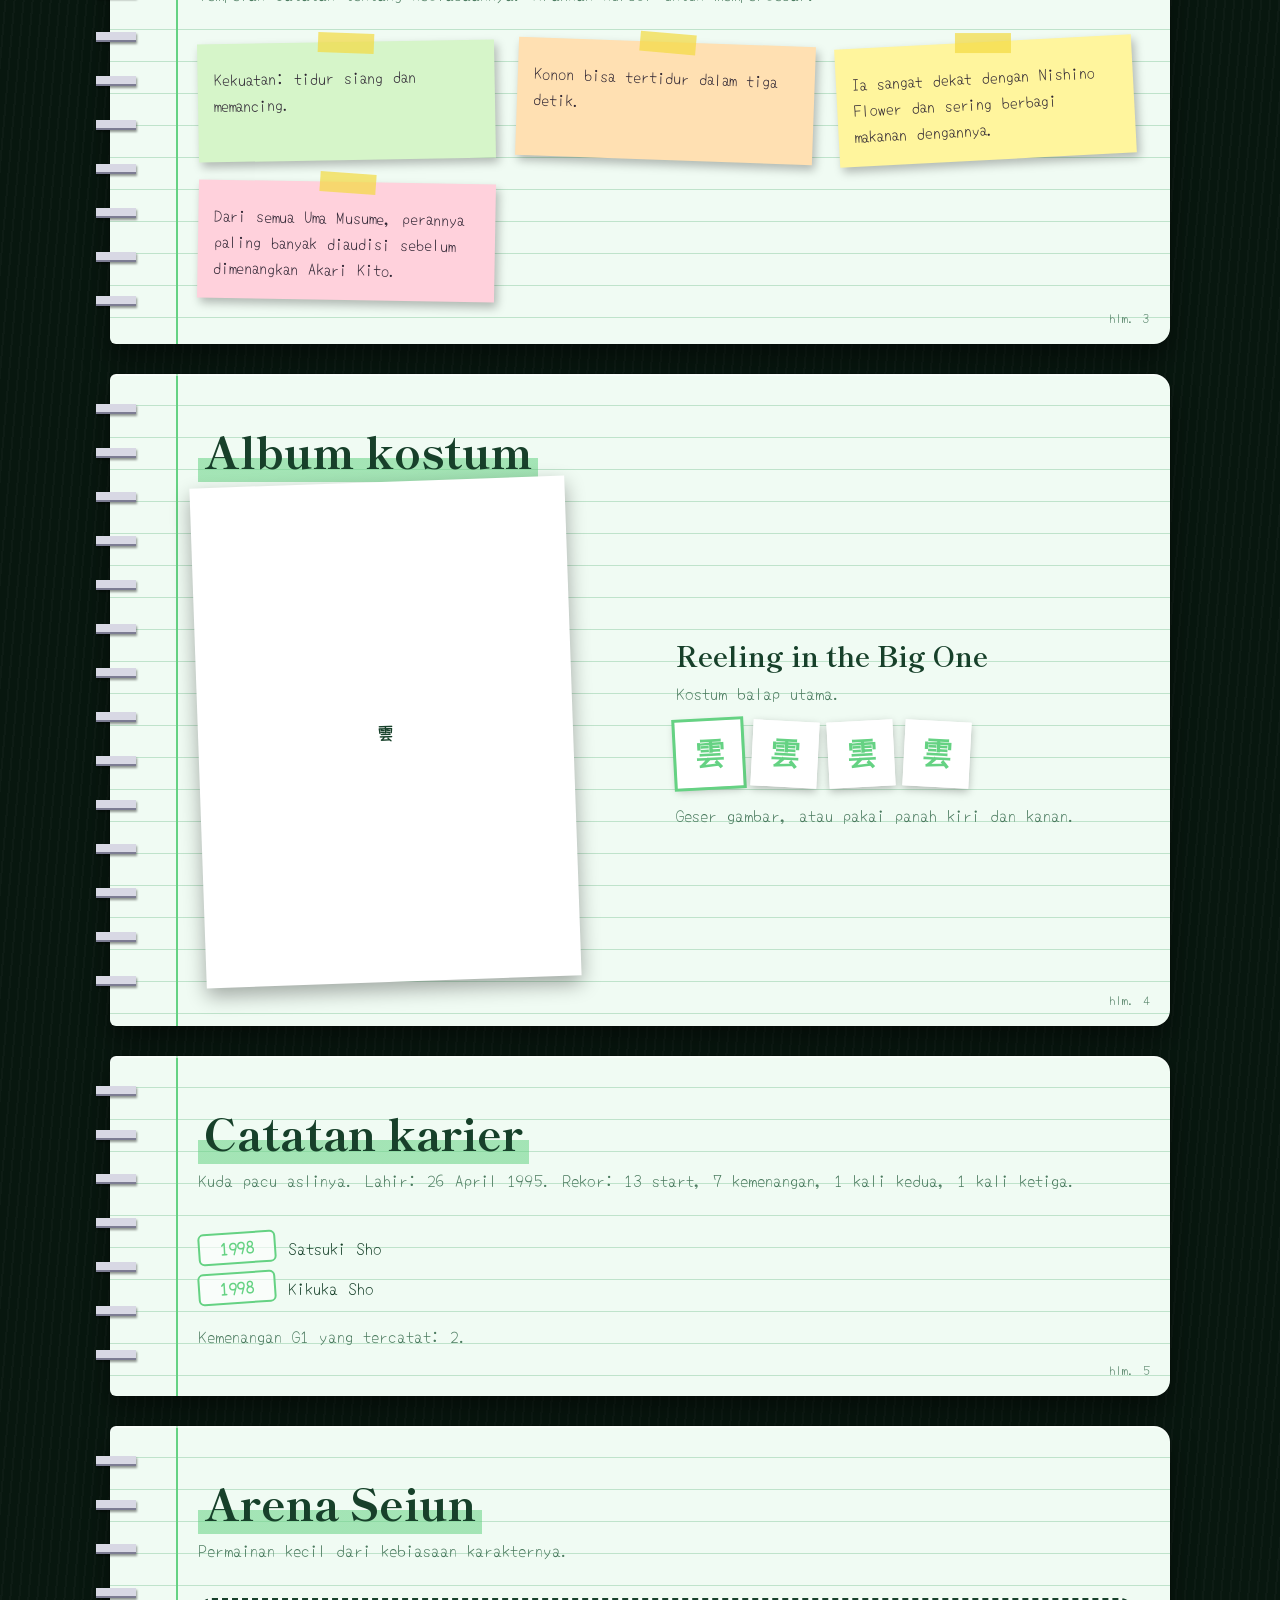
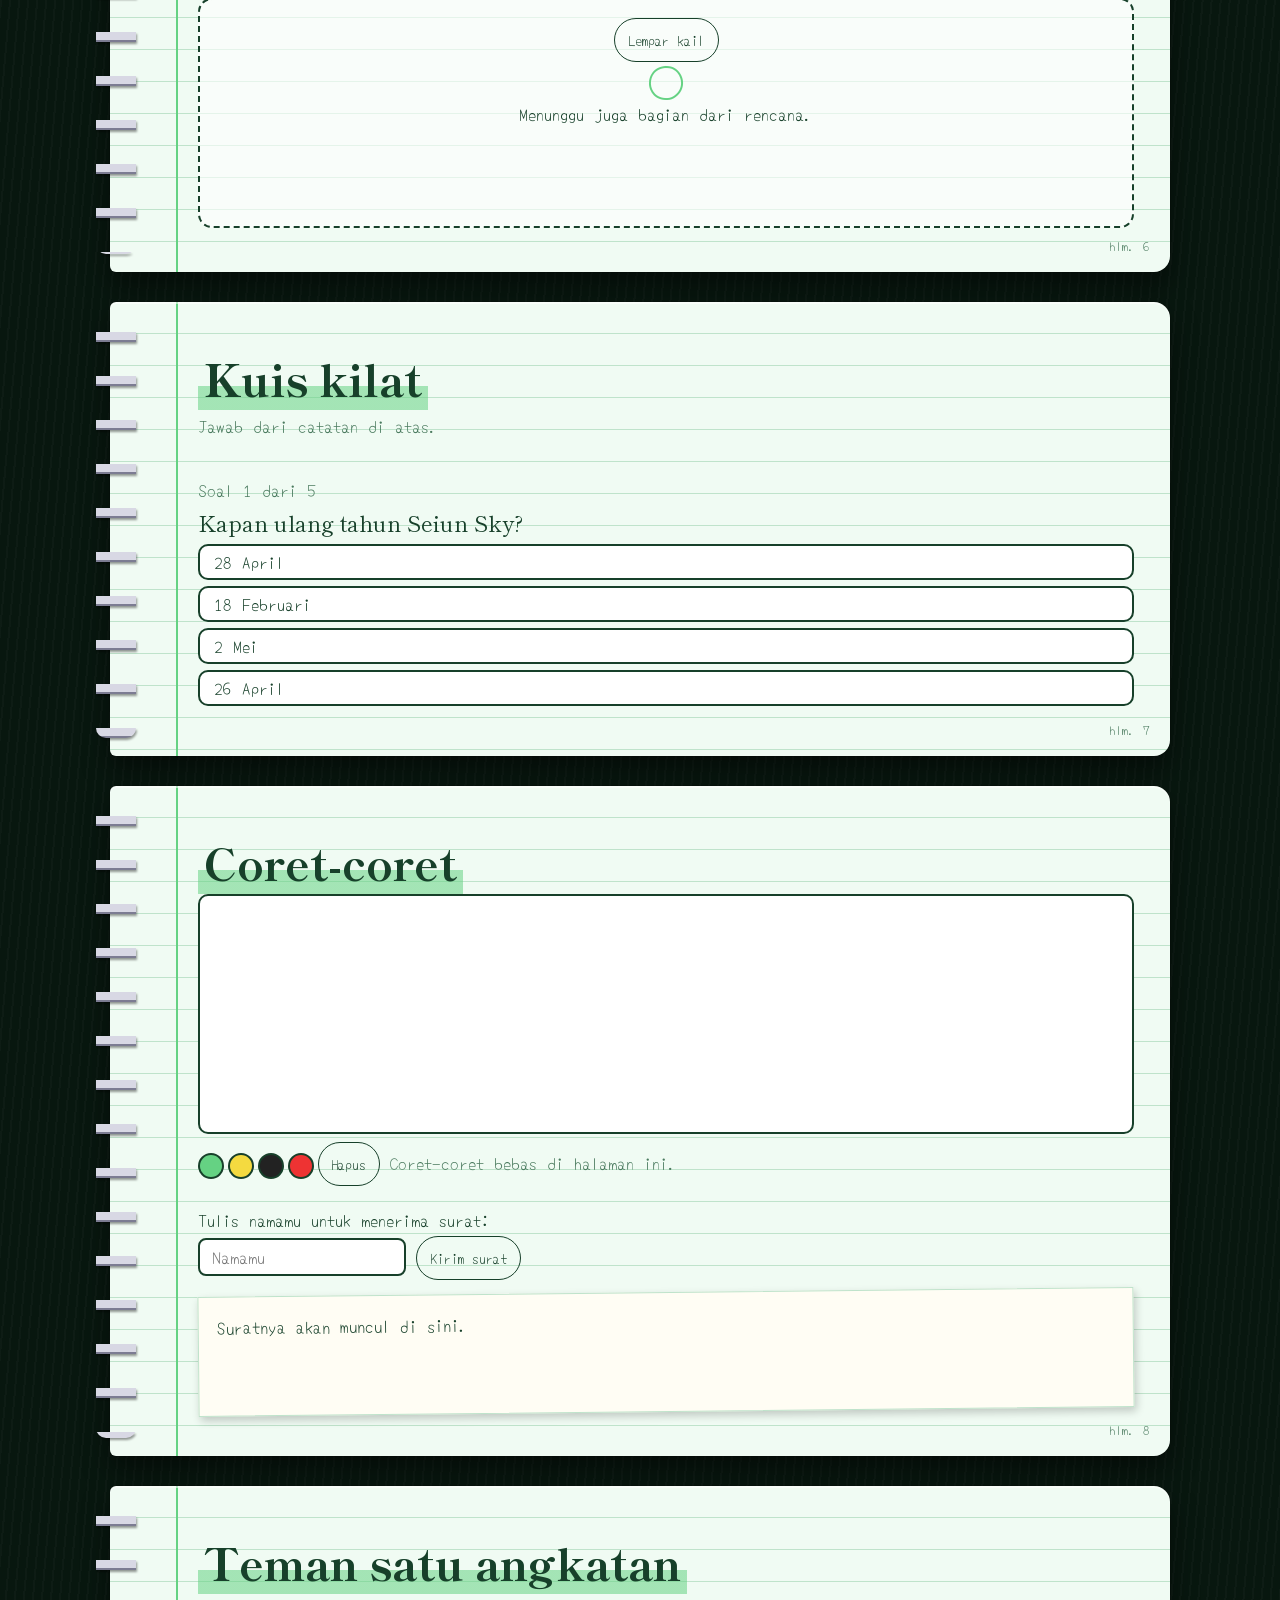
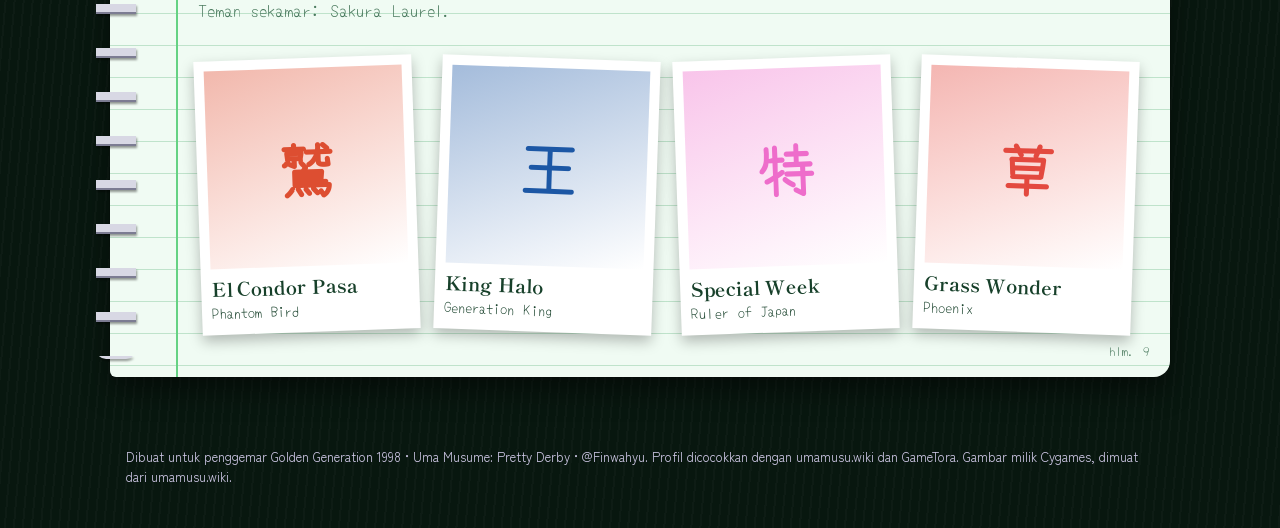
<file: seiunsky.html>
<!DOCTYPE html>
<html lang="id"><head><meta charset="utf-8"><meta name="viewport" content="width=device-width, initial-scale=1.0"><title>Golden Generation</title>
<link rel="preconnect" href="https://fonts.googleapis.com"><link rel="preconnect" href="https://fonts.gstatic.com" crossorigin>
<link href="https://fonts.googleapis.com/css2?family=Shippori+Mincho:wght@500;800&family=Yomogi&family=Zen+Kaku+Gothic+New:wght@400;700&display=swap" rel="stylesheet">
<link rel="stylesheet" href="gg.css?v=7"><noscript><style>#ld{display:none}</style></noscript></head>
<body data-p="seiunsky"><div id="ld"></div><div class="prog"></div><canvas id="fx"></canvas><div id="app"></div><script src="gg.js?v=7"></script></body></html>
</file>
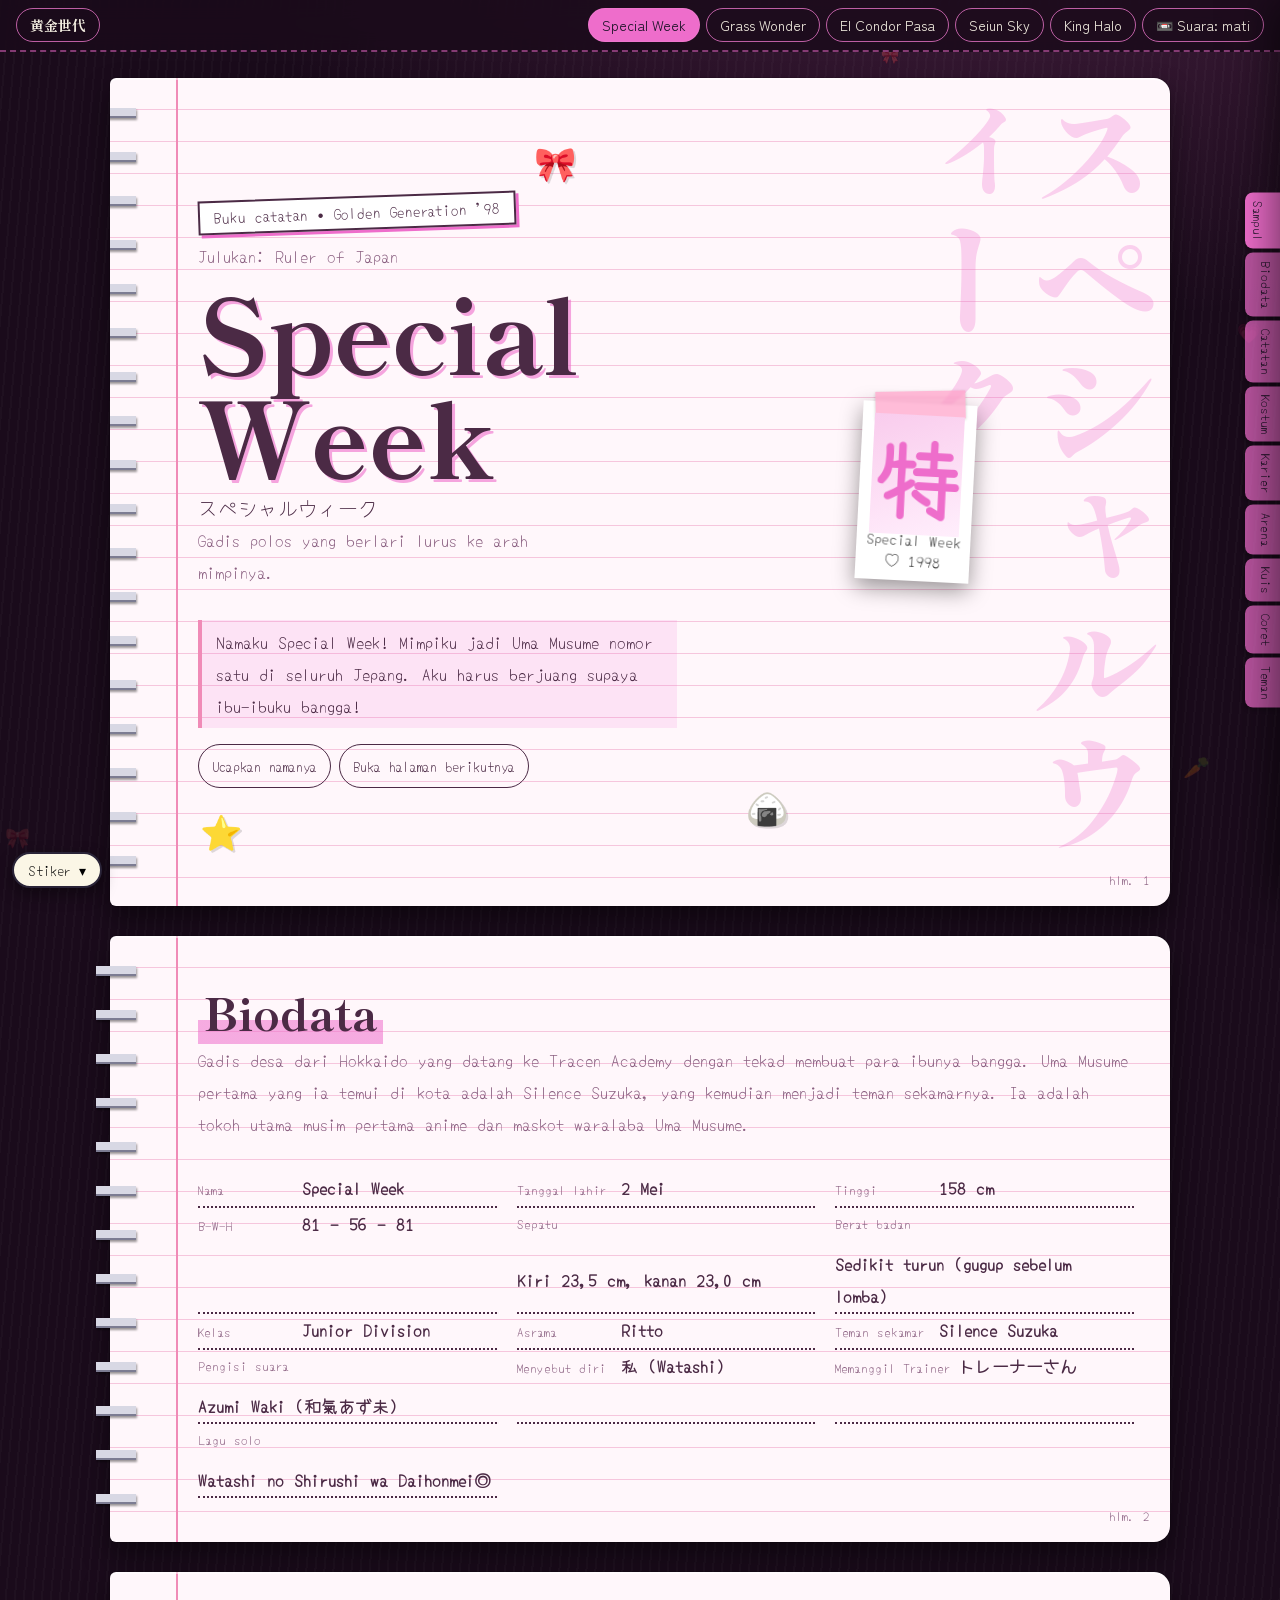
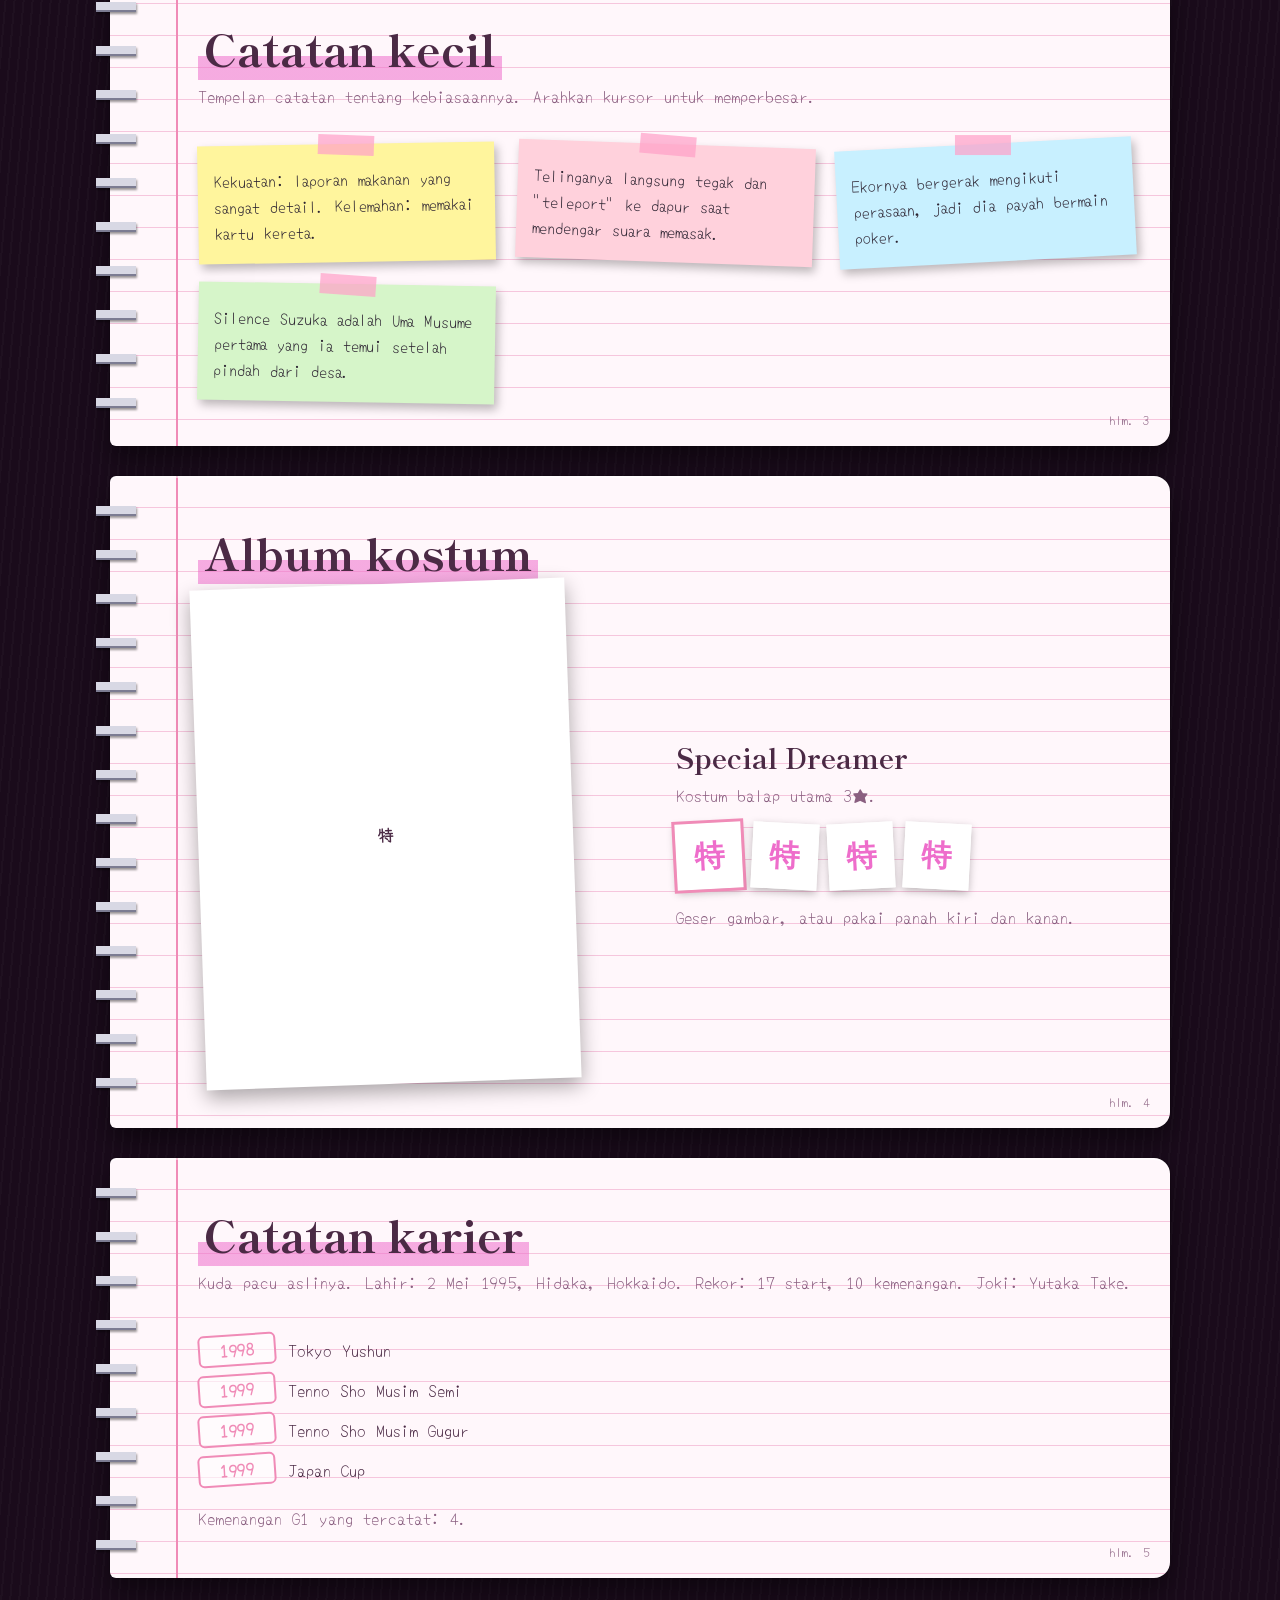
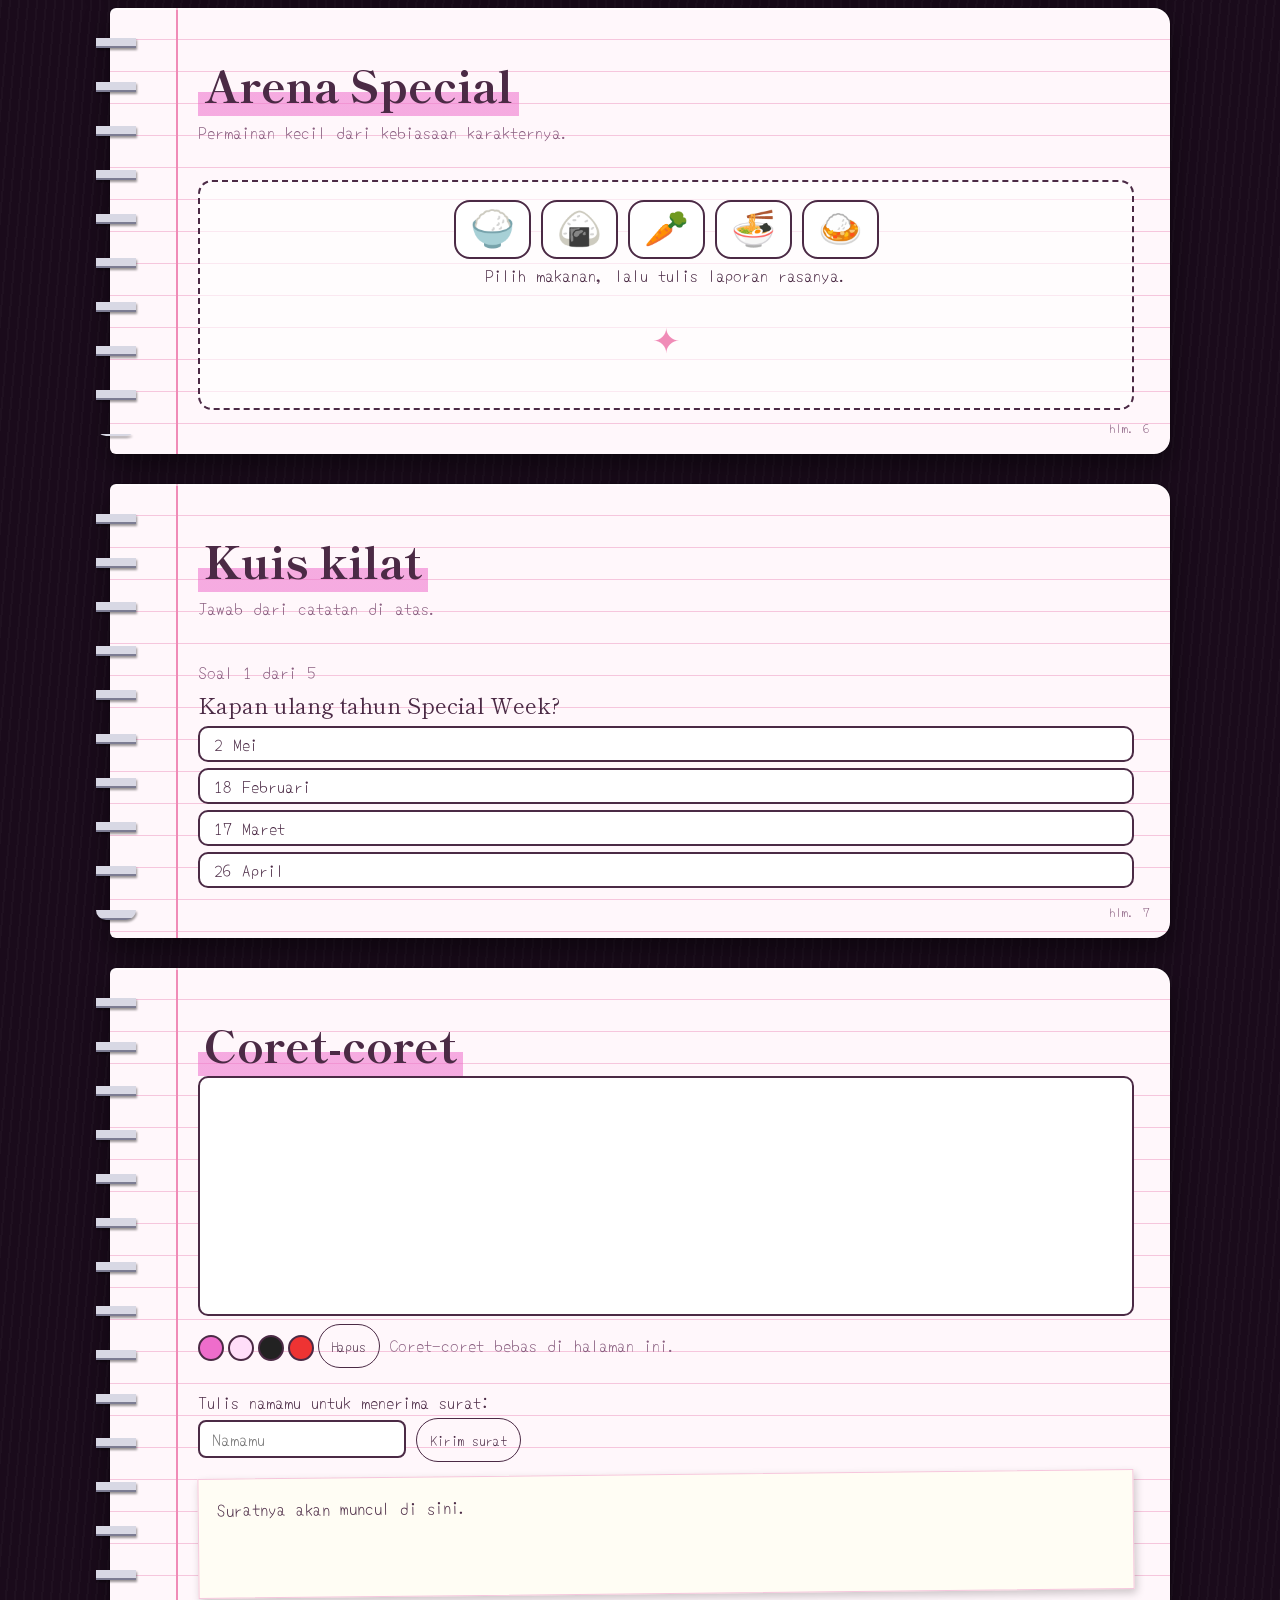
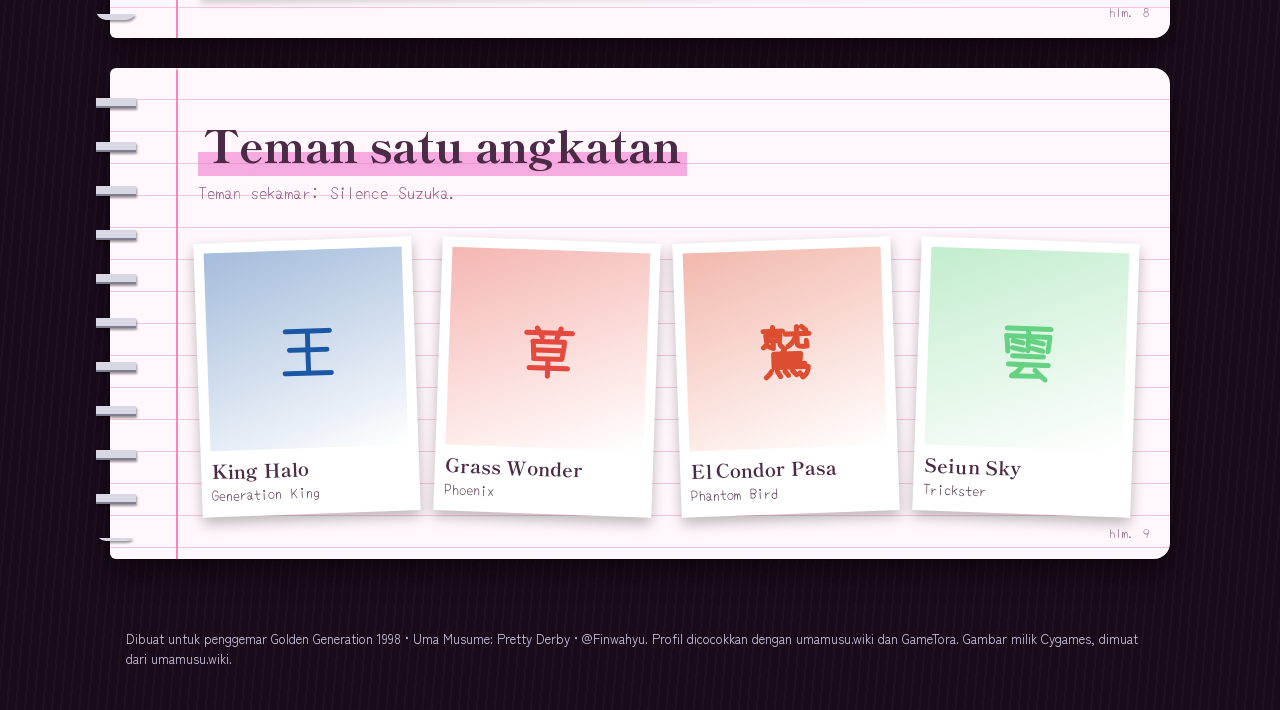
<file: specialweek.html>
<!DOCTYPE html>
<html lang="id"><head><meta charset="utf-8"><meta name="viewport" content="width=device-width, initial-scale=1.0"><title>Golden Generation</title>
<link rel="preconnect" href="https://fonts.googleapis.com"><link rel="preconnect" href="https://fonts.gstatic.com" crossorigin>
<link href="https://fonts.googleapis.com/css2?family=Shippori+Mincho:wght@500;800&family=Yomogi&family=Zen+Kaku+Gothic+New:wght@400;700&display=swap" rel="stylesheet">
<link rel="stylesheet" href="gg.css?v=7"><noscript><style>#ld{display:none}</style></noscript></head>
<body data-p="specialweek"><div id="ld"></div><div class="prog"></div><canvas id="fx"></canvas><div id="app"></div><script src="gg.js?v=7"></script></body></html>
</file>
<file: gg.css>
:root{--a:#f0c05a;--b:#fff4d6;--bg:#1b1426;--paper:#fbf6e6;--ink:#2a2438;--ln:#c4d3ea;--mg:#e58a8a;--mut:#6d6580;--tape:rgba(255,230,140,.75)}
*{box-sizing:border-box}html{scroll-behavior:smooth}
body{margin:0;color:#f4efe2;font:400 17px/1.6 "Zen Kaku Gothic New",system-ui,sans-serif;min-height:100vh;overflow-x:hidden;background:radial-gradient(900px 600px at 80% -5%,color-mix(in srgb,var(--a) 26%,transparent),transparent),repeating-linear-gradient(95deg,rgba(255,255,255,.025) 0 2px,transparent 2px 9px),var(--bg)}
body[data-th=sw]{--paper:#fff7fb;--ln:#f6c6dd;--mg:#f08bb7;--ink:#4b2a45;--mut:#8a5f80;--tape:rgba(255,160,200,.7)}
body[data-th=gw]{--paper:#f6f1e6;--ln:#c9d2e8;--mg:#d4574c;--ink:#1e2350;--mut:#58608a;--tape:rgba(212,87,76,.55)}
body[data-th=el]{--paper:#fffbe0;--ln:#f3d56a;--mg:#dd4e31;--ink:#2b1209;--mut:#7a4a2d;--tape:rgba(221,78,49,.55)}
body[data-th=ss]{--paper:#f0fbf3;--ln:#bfe3cb;--mg:#65d283;--ink:#17402a;--mut:#4a7a5e;--tape:rgba(244,218,64,.7)}
body[data-th=kh]{--paper:#f7f3e6;--ln:#c7d3e6;--mg:#c9a227;--ink:#102a44;--mut:#4d6580;--tape:rgba(201,162,39,.6)}
.mn{font-family:"Shippori Mincho","Hiragino Mincho ProN",serif}.hw{font-family:Yomogi,"Zen Kaku Gothic New",cursive}
#ld{position:fixed;inset:0;z-index:999;background:#1b1426;display:grid;place-items:center;color:#f4efe2;transition:transform .8s cubic-bezier(.7,0,.2,1),opacity .4s .5s;overflow:hidden}
#ld.out{transform:translateY(-102%);opacity:0;pointer-events:none}
.lb{text-align:center;width:min(440px,88vw)}.lb h2{font-size:26px;margin:18px 0 4px}.lt{min-height:48px;color:#cfc8e6;font-size:15px;transition:opacity .3s}
.bar{height:10px;border-radius:99px;background:rgba(255,255,255,.15);overflow:hidden;margin:12px 0}.bar i{display:block;height:100%;width:0;background:repeating-linear-gradient(45deg,var(--a) 0 10px,#fff 10px 20px);transition:width .3s}
.bk{width:150px;height:190px;margin:0 auto;position:relative;perspective:700px}.bk .cv{position:absolute;inset:0;background:linear-gradient(135deg,#7a2e4d,#3b1a3a);border-radius:4px 10px 10px 4px;transform-origin:0 50%;animation:op 2.6s ease-in-out infinite;display:grid;place-items:center;font:800 40px "Shippori Mincho",serif;color:var(--a);border:3px solid rgba(255,255,255,.2)}
.bk .pa{position:absolute;inset:6px 4px 6px 8px;background:#fbf6e6;border-radius:2px;transform-origin:0 50%;animation:op 2.6s ease-in-out infinite;animation-delay:calc(var(--i)*.18s);box-shadow:0 1px 2px #0004}
@keyframes op{0%,15%{transform:rotateY(0)}55%,85%{transform:rotateY(-165deg)}100%{transform:rotateY(0)}}
.cs{width:230px;height:150px;margin:0 auto;background:#2b2b3a;border-radius:12px;position:relative;border:3px solid #55556b}.cs .lab{position:absolute;left:14px;right:14px;top:12px;height:58px;background:#f4efe2;border-radius:6px;color:#222;font:700 16px/58px Yomogi,sans-serif}.cs .rl{position:absolute;bottom:22px;width:54px;height:54px;border-radius:50%;background:#111;border:6px solid #ddd;animation:sp 1.2s linear infinite}.cs .rl:nth-of-type(1){left:28px}.cs .rl:nth-of-type(2){right:28px}
@keyframes sp{to{transform:rotate(360deg)}}
.rn{position:relative;height:96px;border-bottom:3px dashed rgba(255,255,255,.3)}.rn b{position:absolute;bottom:4px;width:44px;height:44px;border-radius:50%;display:grid;place-items:center;font:800 22px "Shippori Mincho",serif;color:#fff;animation:hp .5s infinite alternate}@keyframes hp{to{transform:translateY(-10px)}}
.sk{position:absolute;right:16px;bottom:16px;background:none;border:1px solid #fff5;color:#fffc;border-radius:99px;padding:6px 14px;cursor:pointer;font:inherit;font-size:14px}
.pt{position:fixed;inset:0;z-index:998;background:var(--paper);transform:translateX(101%);pointer-events:none;box-shadow:-20px 0 40px #0008;transition:transform .45s cubic-bezier(.7,0,.3,1)}.pt.on{transform:none;pointer-events:auto}
.prog{position:fixed;left:0;top:0;height:4px;width:100%;background:linear-gradient(90deg,var(--a),var(--b));transform-origin:0 50%;transform:scaleX(0);z-index:50;animation:pg linear;animation-timeline:scroll()}@keyframes pg{to{transform:scaleX(1)}}
#fx{position:fixed;inset:0;pointer-events:none;z-index:1}
header{position:sticky;top:0;z-index:40;display:flex;gap:8px;align-items:center;justify-content:space-between;padding:8px 16px;background:color-mix(in srgb,var(--bg) 85%,transparent);backdrop-filter:blur(10px);border-bottom:2px dashed color-mix(in srgb,var(--a) 50%,transparent)}
header nav{display:flex;gap:6px;flex-wrap:wrap;justify-content:flex-end}
.btn,header a{color:inherit;text-decoration:none;font:inherit;font-size:14px;padding:5px 13px;border:1.5px solid color-mix(in srgb,var(--a) 70%,#fff3);border-radius:99px;background:transparent;cursor:pointer;display:inline-block}
.btn:hover,header a:hover,header a.on{background:var(--a);color:#1a1226}
.pg .btn{color:var(--ink);border-color:var(--ink)}.pg .btn:hover{background:var(--a);color:#1a1226}
:focus-visible{outline:3px solid var(--a);outline-offset:2px}
.desk{position:relative;z-index:2;padding:26px 12px 40px}.book{max-width:1060px;margin:auto;position:relative}
.pg{position:relative;background:var(--paper);color:var(--ink);padding:44px 36px 44px 88px;margin:0 0 30px;border-radius:6px 16px 16px 6px;box-shadow:0 2px 0 #fff8 inset,0 14px 28px #0007,0 0 0 1px #0002;background-image:linear-gradient(90deg,transparent 66px,var(--mg) 66px 68px,transparent 68px),repeating-linear-gradient(transparent 0 31px,var(--ln) 31px 32px);font-family:Yomogi,"Zen Kaku Gothic New",cursive;line-height:32px}
.pg::before{content:"";position:absolute;left:-14px;top:18px;bottom:18px;width:40px;background:repeating-linear-gradient(180deg,transparent 0 12px,#d8d8e4 12px 20px,#7c7c92 20px 22px,transparent 22px 44px);border-radius:10px;filter:drop-shadow(1px 2px 1px #0006)}
.pg::after{content:attr(data-n);position:absolute;right:20px;bottom:10px;font-size:13px;color:var(--mut)}
.pg h2{font-family:"Shippori Mincho",serif;font-size:clamp(28px,4.4vw,44px);line-height:64px;margin:0 0 0;font-weight:800;color:var(--ink)}
.pg h2 span{background:linear-gradient(transparent 62%,color-mix(in srgb,var(--a) 55%,transparent) 62%);padding:0 6px}
.pg p{margin:0 0 32px}.sub{color:var(--mut)}
.cover{padding-left:88px;min-height:92vh;display:grid;grid-template-columns:1.1fr 1fr;gap:22px;align-items:center;overflow:hidden}
.cover h1{font-family:"Shippori Mincho",serif;font-size:clamp(46px,8.4vw,104px);line-height:1;margin:6px 0;font-weight:800;color:var(--ink);text-shadow:3px 3px 0 color-mix(in srgb,var(--a) 60%,transparent)}
.lab2{display:inline-block;background:#fff;border:2px solid var(--ink);padding:0 14px;transform:rotate(-2deg);font-size:15px;line-height:30px;box-shadow:3px 3px 0 var(--a)}
.kj{position:absolute;right:10px;top:10px;font:800 clamp(60px,10vw,150px)/1 "Shippori Mincho",serif;writing-mode:vertical-rl;color:var(--a);opacity:.28;pointer-events:none}
.pol{position:relative;background:#fff;padding:12px 12px 46px;box-shadow:0 8px 22px #0006;max-width:340px;margin:auto;transition:transform .3s;line-height:1}.pol:hover{transform:rotate(-1deg) scale(1.03)!important}
.pol .ph{display:block;font-size:90px;text-align:center;color:var(--a)}
.pol .im{aspect-ratio:3/4;background:linear-gradient(160deg,color-mix(in srgb,var(--a) 35%,#fff),color-mix(in srgb,var(--b) 50%,#fff));display:grid;place-items:center;overflow:hidden;position:relative}
.pol img{max-width:100%;max-height:100%;object-fit:contain;transform:rotateY(calc(var(--px,0)*8deg));transition:transform .15s}
.pol .cap{position:absolute;left:0;right:0;bottom:10px;text-align:center;color:#333;font:15px Yomogi,sans-serif}
.tp{position:absolute;width:90px;height:28px;background:var(--tape);top:-12px;left:50%;margin-left:-45px;transform:rotate(-4deg);box-shadow:0 1px 3px #0003;backdrop-filter:blur(1px)}
.stk{position:absolute;font-size:34px;filter:drop-shadow(2px 2px 0 #0002);animation:fl 5s ease-in-out infinite;pointer-events:none;line-height:1}@keyframes fl{50%{transform:translateY(-10px) rotate(8deg)}}
.cp{max-width:42ch;color:var(--mut)}blockquote{margin:6px 0 16px;padding:6px 14px;border-left:4px solid var(--mg);background:color-mix(in srgb,var(--a) 14%,transparent);min-height:96px;line-height:32px}
.ctl{display:flex;gap:8px;flex-wrap:wrap}
.bio{display:grid;grid-template-columns:repeat(auto-fit,minmax(230px,1fr));gap:0 20px;margin:0}.bio div{border-bottom:2px dotted var(--ink);padding:0;display:flex;gap:8px;align-items:baseline;flex-wrap:wrap}.bio dt{font-size:13px;color:var(--mut);min-width:96px}.bio dd{margin:0;font-weight:700}
.notes{display:grid;grid-template-columns:repeat(auto-fit,minmax(220px,1fr));gap:22px;margin-top:14px}.nt{position:relative;padding:22px 16px 18px;background:var(--c);color:#2b2230;line-height:26px;font-size:16px;box-shadow:3px 5px 10px #0004;transform:rotate(var(--r));transition:transform .25s}.nt:hover{transform:rotate(0) scale(1.05);z-index:3}.nt::before{content:"";position:absolute;top:-9px;left:50%;width:56px;height:20px;margin-left:-28px;background:var(--tape);transform:rotate(3deg)}
.wd{display:grid;grid-template-columns:1fr 1fr;gap:20px;align-items:center}.wi{aspect-ratio:3/4;max-height:500px;display:grid;place-items:center;background:#fff;padding:12px;box-shadow:0 8px 20px #0005;transform:rotate(-2deg);position:relative;line-height:1}.wi img{max-width:100%;max-height:100%;object-fit:contain}
.ths{display:flex;gap:10px;flex-wrap:wrap;margin:12px 0}.th{width:66px;height:66px;background:#fff;border:3px solid #fff;box-shadow:0 3px 8px #0004;cursor:pointer;padding:0;overflow:hidden;transform:rotate(var(--r))}.th.on{outline:3px solid var(--mg)}.th img{width:100%;height:100%;object-fit:cover;object-position:top}.th .ph{font-size:30px;color:var(--a)}
.tl{position:relative;margin:10px 0 0;padding:0;list-style:none}.tl li{display:grid;grid-template-columns:78px 1fr;gap:12px;align-items:center;padding:4px 0}.tl .y{font-weight:800;text-align:center;border:2px solid var(--mg);color:var(--mg);transform:rotate(-4deg);border-radius:6px;line-height:28px;background:#fff9}.tl li.hit{background:color-mix(in srgb,var(--a) 25%,transparent)}
.chips{display:flex;gap:8px;flex-wrap:wrap}.chips span{padding:0 14px;line-height:30px;border:2px solid var(--ink);border-radius:99px;background:#fff8}
.arena{background:#fff9;border:2px dashed var(--ink);border-radius:14px;padding:18px;text-align:center;min-height:230px;line-height:32px}
.bowls{display:flex;gap:10px;justify-content:center;flex-wrap:wrap}.bw{font-size:36px;background:#fff;border:2px solid var(--ink);border-radius:16px;padding:4px 14px;cursor:pointer;line-height:1.3}.bw:active{transform:scale(.9)}
.tail{font-size:34px;color:var(--mg);display:inline-block}.wag{animation:wg .6s}@keyframes wg{30%{transform:rotate(25deg)}60%{transform:rotate(-25deg)}}
.pad{position:relative;height:170px;border:3px dashed var(--mg);border-radius:14px;display:grid;place-items:center;color:var(--mut);touch-action:none;user-select:none;overflow:hidden;background:#fff6}
.sl{position:absolute;height:4px;background:linear-gradient(90deg,transparent,#fff,var(--mg));transform-origin:0 50%;animation:fo .6s forwards;box-shadow:0 0 12px var(--mg)}@keyframes fo{to{opacity:0}}
.bob{font-size:36px;color:var(--mg);margin:2px}.tw{animation:bb .25s infinite}@keyframes bb{50%{transform:translateY(10px)}}
.wal{height:12px;border-radius:99px;background:var(--ln);margin:8px auto;max-width:300px;overflow:hidden}.wal i{display:block;height:100%;width:100%;background:var(--mg);transition:width .3s}
.qz .op{display:block;width:100%;text-align:left;margin:6px 0;padding:0 14px;line-height:38px;background:#fff;border:2px solid var(--ink);border-radius:10px;font:inherit;color:var(--ink);cursor:pointer}.qz .op:hover:not(:disabled){background:color-mix(in srgb,var(--a) 30%,#fff)}.qz .ok{background:#bdf0c6!important}.qz .no{background:#f6c0c0!important}
canvas.dd{width:100%;height:240px;background:#fff;border:2px solid var(--ink);border-radius:10px;touch-action:none;cursor:crosshair;display:block}
.sw{display:inline-block;width:26px;height:26px;border-radius:50%;border:2px solid var(--ink);cursor:pointer;vertical-align:middle;margin-right:4px}
.inp{font:inherit;padding:2px 12px;border:2px solid var(--ink);border-radius:8px;background:#fff;color:var(--ink);line-height:30px}
.lt2{background:#fffdf4;border:1px solid var(--ln);padding:14px 18px;margin-top:12px;min-height:120px;transform:rotate(-.6deg);box-shadow:2px 4px 8px #0003;white-space:pre-wrap}
.cards{display:grid;grid-template-columns:repeat(auto-fit,minmax(190px,1fr));gap:22px;margin-top:10px}.cd{display:block;color:var(--ink);text-decoration:none;background:#fff;padding:10px 10px 12px;box-shadow:0 6px 14px #0004;transform:rotate(var(--r));transition:.25s;position:relative;line-height:1.3}.cd:hover{transform:rotate(0) translateY(-6px)}.cd .im{aspect-ratio:1;background:linear-gradient(160deg,color-mix(in srgb,var(--c) 40%,#fff),#fff);display:grid;place-items:center;overflow:hidden;margin-bottom:8px}.cd img{width:100%;height:100%;object-fit:contain;object-position:center bottom}.cd .ph{font-size:60px;color:var(--c)}.cd b{font-size:19px}
.rc{position:sticky;top:50px;z-index:30;margin:0 auto 18px;max-width:1060px;padding:6px 14px 8px;background:#fbf6e6;color:#2a2438;border-radius:0 0 12px 12px;box-shadow:0 8px 16px #0006;border:2px solid #2a2438;border-top:0}.rt{position:relative;height:40px;background:repeating-linear-gradient(90deg,#c4d3ea 0 2px,transparent 2px 60px)}.rd{position:absolute;top:3px;width:34px;height:34px;border-radius:50%;border:3px solid var(--c);overflow:hidden;background:#fff;display:grid;place-items:center;transition:left .1s linear}.rd img{width:100%;height:100%;object-fit:cover;object-position:top}.rd .ph{font-size:18px}.rl{font-size:14px;line-height:20px}
.gate-h{font:800 clamp(56px,13vw,160px)/1 "Shippori Mincho",serif;margin:0}
.track{background:#fff9;border:2px solid var(--ink);border-radius:12px;padding:10px;position:relative;overflow:hidden;line-height:1}.lane{position:relative;height:42px;border-bottom:2px dashed var(--ln)}.lane .nm{position:absolute;left:8px;top:12px;font-size:12px;color:var(--mut)}.run{position:absolute;left:0;top:4px;width:34px;height:34px;border-radius:9px;display:grid;place-items:center;font:800 17px "Shippori Mincho",serif;color:#fff;will-change:transform}.fin{position:absolute;right:8px;top:0;bottom:0;width:10px;background:repeating-conic-gradient(#222 0 25%,transparent 0 50%) 0 0/10px 10px}
.res{display:grid;grid-template-columns:repeat(auto-fit,minmax(150px,1fr));gap:8px;margin-top:10px}.res div{border:2px solid var(--ink);border-radius:10px;padding:2px 12px;background:#fff9;font-size:14px;line-height:24px}.res b{display:block;font-size:18px}
.mt{display:grid;grid-template-columns:1fr 1fr;gap:26px;align-items:start}input[type=range]{width:100%;accent-color:var(--mg)}.sli label{display:flex;justify-content:space-between}
.mres{background:#fff9;border:2px dashed var(--ink);border-radius:12px;padding:14px}.pct{height:8px;border-radius:99px;background:var(--ln);margin:0 0 8px;overflow:hidden}.pct i{display:block;height:100%;background:var(--mg)}
.dl{display:grid;grid-template-columns:1fr 1.2fr 1fr;gap:6px 10px;align-items:center;text-align:center}.dl .bb{height:14px;background:var(--mg);border-radius:99px;transition:width .5s}.dl .l{justify-self:end}.dl .r .bb{}
.st{position:absolute;font-size:44px;cursor:grab;z-index:60;user-select:none;touch-action:none;filter:drop-shadow(2px 3px 2px #0005);line-height:1}
.tray{position:fixed;left:12px;bottom:12px;z-index:70;display:flex;gap:6px;align-items:center;background:#fbf6e6;border:2px solid #2a2438;border-radius:99px;padding:4px 10px;box-shadow:0 6px 16px #0006;color:#2a2438}.tray button{font-size:22px;background:none;border:0;cursor:pointer;padding:2px 4px}.tray .tg{font:14px Yomogi,sans-serif;border:0;background:none;cursor:pointer}
.tabs{position:fixed;right:0;top:50%;transform:translateY(-50%);z-index:35;display:flex;flex-direction:column;gap:4px}.tabs a{writing-mode:vertical-rl;font:13px Yomogi,sans-serif;padding:8px 4px;background:var(--a);color:#1a1226;text-decoration:none;border-radius:8px 0 0 8px;box-shadow:-2px 2px 4px #0005;opacity:.75;transition:.2s}.tabs a:hover,.tabs a.on{opacity:1;padding-right:12px}
.rv{opacity:0}.rv.in{opacity:1;animation:var(--an,up) .8s var(--d,0ms) backwards cubic-bezier(.2,.8,.2,1)}
@keyframes up{from{opacity:0;transform:translateY(30px)}}
@keyframes stamp{from{opacity:0;transform:scale(2.2) rotate(-12deg)}60%{opacity:1}}
@keyframes wr{from{clip-path:inset(0 100% 0 0)}to{clip-path:inset(0)}}
@keyframes pop{from{opacity:0;transform:scale(.6) rotate(-8deg)}}
.rv[data-an=stamp].in{--an:stamp}.rv[data-an=wr].in{--an:wr;animation-duration:1.1s}.rv[data-an=pop].in{--an:pop}
.pol,.lab2{transform:rotate(var(--r,0deg))}
@media(max-width:800px){.cover,.wd,.mt{grid-template-columns:1fr}.pg{padding:30px 16px 40px 54px;background-image:linear-gradient(90deg,transparent 38px,var(--mg) 38px 40px,transparent 40px),repeating-linear-gradient(transparent 0 31px,var(--ln) 31px 32px)}.pg::before{left:-12px;width:30px}.tabs{display:none}.cover{min-height:0}.rc{top:96px}}
@media(prefers-reduced-motion:reduce){*{animation:none!important;transition:none!important}.rv{opacity:1}}
</file>
